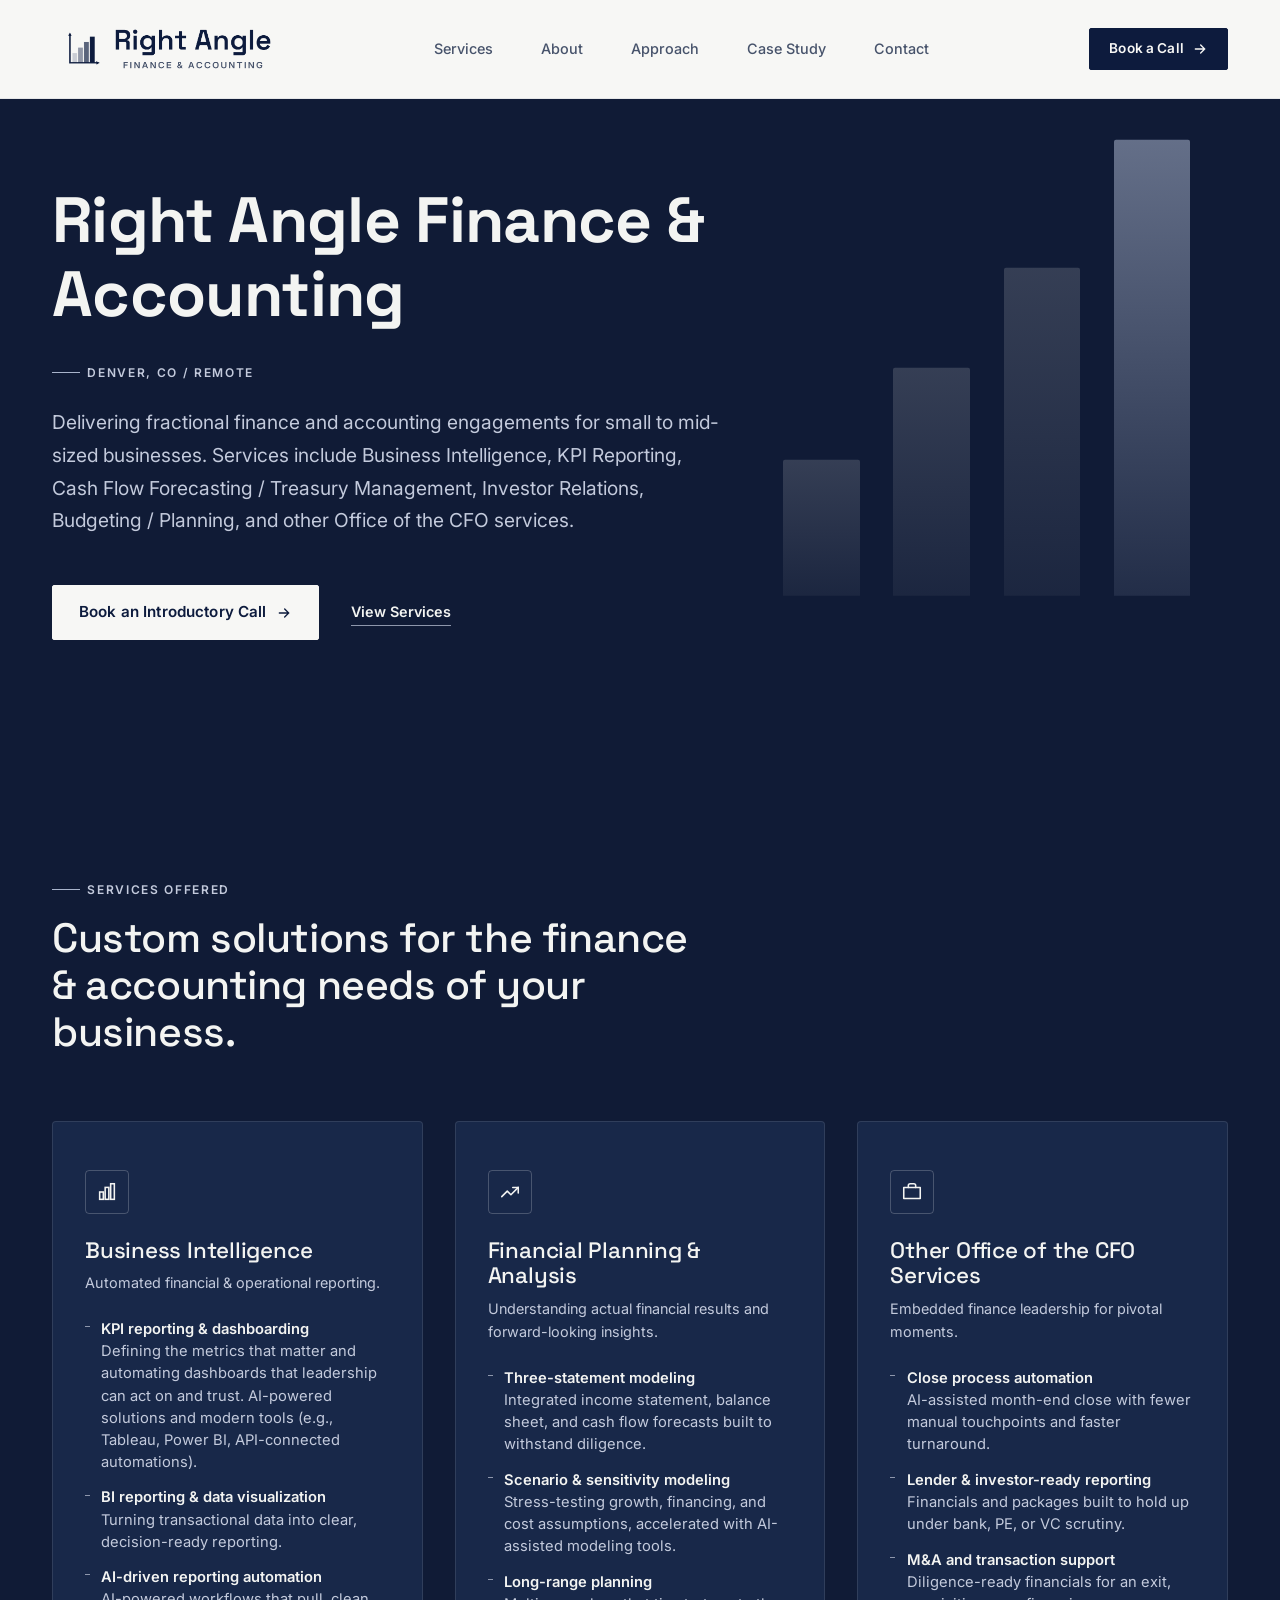
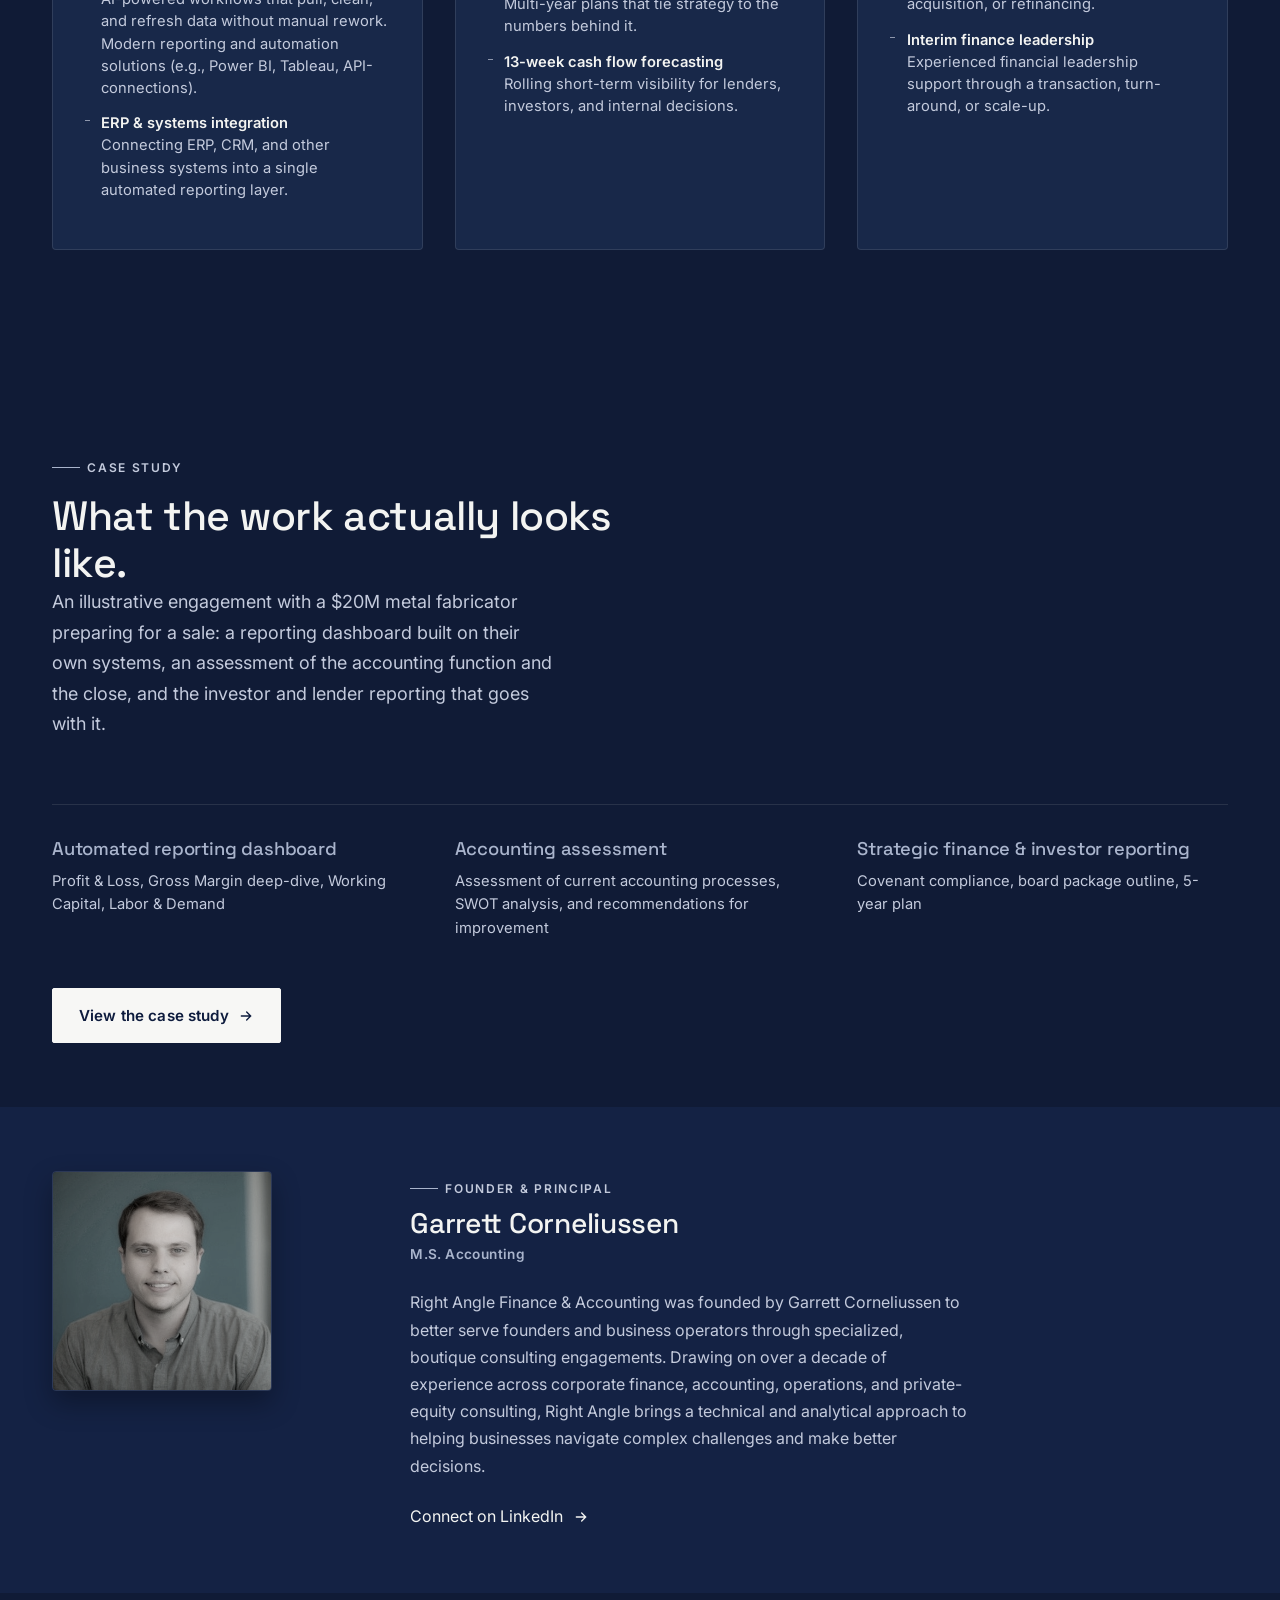
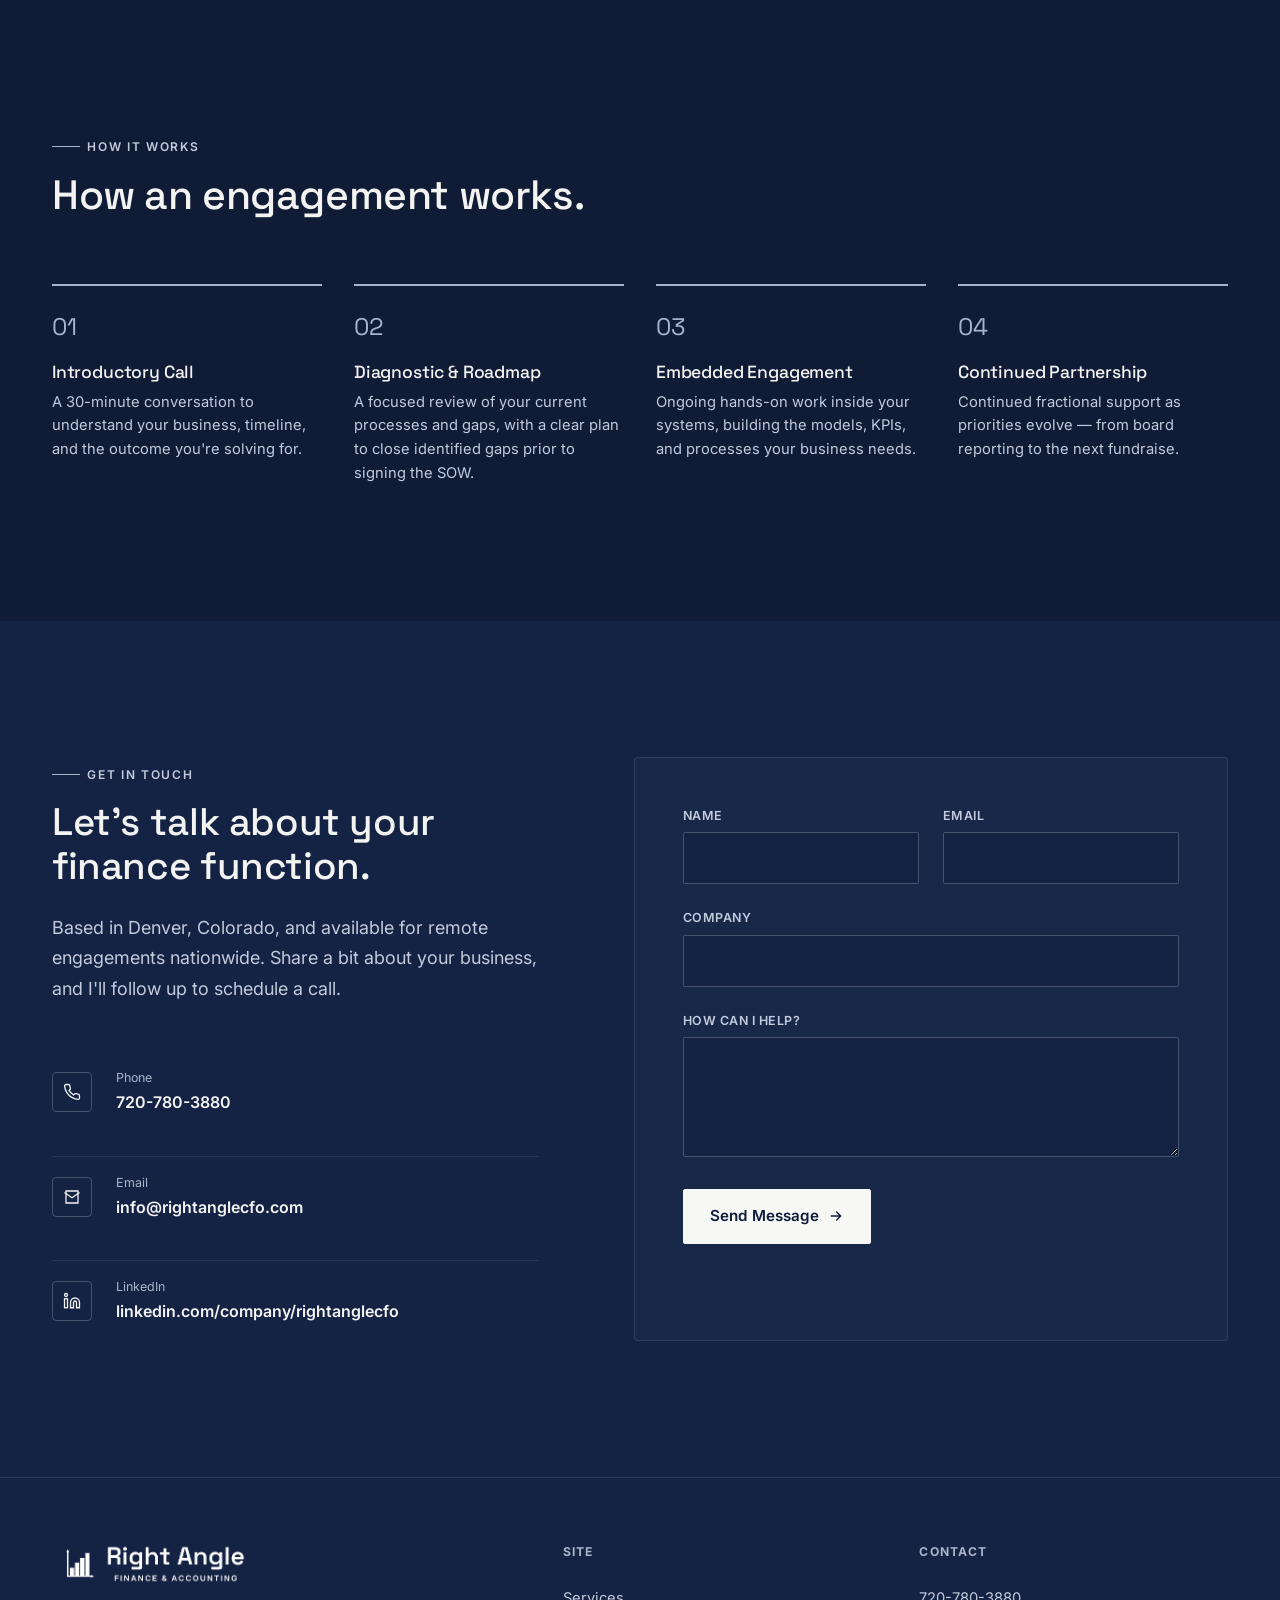
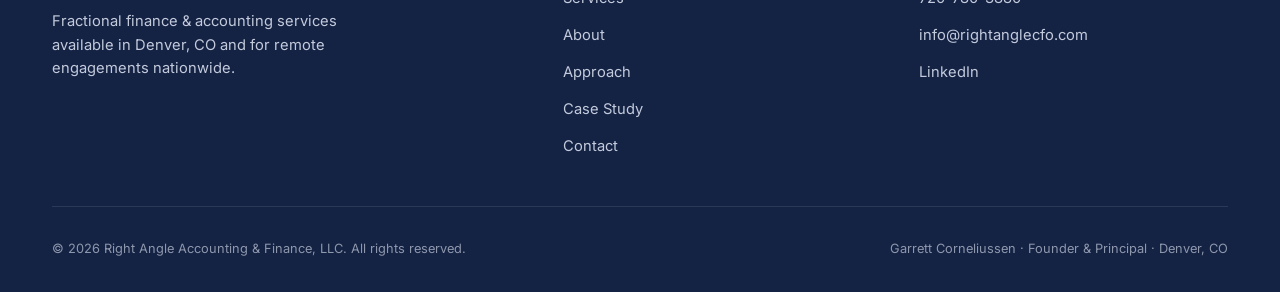
<file: index.html>
<!DOCTYPE html>
<html lang="en">
<head>
<meta charset="UTF-8">
<meta name="viewport" content="width=device-width, initial-scale=1.0">
<title>Fractional Finance &amp; Accounting in Denver, CO | Right Angle</title>
<meta name="description" content="Denver-based fractional finance and accounting services for small to mid-sized businesses — Business Intelligence, FP&amp;A, and Office of the CFO support. Remote engagements nationwide.">
<link rel="canonical" href="https://rightanglecfo.com/">

<meta property="og:type" content="website">
<meta property="og:site_name" content="Right Angle Finance & Accounting">
<meta property="og:title" content="Fractional Finance & Accounting in Denver, CO | Right Angle">
<meta property="og:description" content="Denver-based fractional finance and accounting services for small to mid-sized businesses — Business Intelligence, FP&A, and Office of the CFO support. Remote engagements nationwide.">
<meta property="og:url" content="https://rightanglecfo.com/">
<meta property="og:image" content="https://rightanglecfo.com/images/og-image.png">
<meta property="og:image:width" content="1200">
<meta property="og:image:height" content="630">

<meta name="twitter:card" content="summary_large_image">
<meta name="twitter:title" content="Fractional Finance & Accounting in Denver, CO | Right Angle">
<meta name="twitter:description" content="Denver-based fractional finance and accounting services for small to mid-sized businesses — Business Intelligence, FP&A, and Office of the CFO support. Remote engagements nationwide.">
<meta name="twitter:image" content="https://rightanglecfo.com/images/og-image.png">

<link rel="icon" type="image/x-icon" href="/favicon.ico">
<link rel="icon" type="image/png" sizes="32x32" href="images/favicon-32x32.png">
<link rel="icon" type="image/png" sizes="16x16" href="images/favicon-16x16.png">
<link rel="icon" type="image/png" sizes="192x192" href="images/icon-192.png">
<link rel="icon" type="image/png" sizes="512x512" href="images/icon-512.png">
<link rel="apple-touch-icon" sizes="180x180" href="images/apple-touch-icon.png">
<link rel="preconnect" href="https://fonts.googleapis.com">
<link rel="preconnect" href="https://fonts.gstatic.com" crossorigin>
<link href="https://fonts.googleapis.com/css2?family=Space+Grotesk:wght@400;500;600;700&family=Inter:wght@400;500;600;700&display=swap" rel="stylesheet">
<link rel="stylesheet" href="css/style.css">
<script type="application/ld+json">
{
  "@context": "https://schema.org",
  "@type": "ProfessionalService",
  "name": "Right Angle Finance & Accounting",
  "alternateName": "Right Angle Accounting & Finance, LLC",
  "image": "https://rightanglecfo.com/images/og-image.png",
  "url": "https://rightanglecfo.com/",
  "telephone": "+1-720-780-3880",
  "email": "info@rightanglecfo.com",
  "description": "Fractional finance and accounting services for small to mid-sized businesses, including Business Intelligence, Financial Planning & Analysis, and Office of the CFO support.",
  "address": {
    "@type": "PostalAddress",
    "addressLocality": "Denver",
    "addressRegion": "CO",
    "addressCountry": "US"
  },
  "areaServed": [
    { "@type": "City", "name": "Denver" },
    { "@type": "Country", "name": "United States" }
  ],
  "founder": {
    "@type": "Person",
    "name": "Garrett Corneliussen"
  },
  "sameAs": [
    "https://www.linkedin.com/company/rightanglecfo"
  ]
}
</script>
</head>
<body>

<!-- ============================================================
     HEADER
     ============================================================ -->
<header class="site-header" id="siteHeader">
  <div class="container">
    <a href="#top" class="brand" aria-label="Right Angle Finance & Accounting — home">
      <img src="images/logo-horizontal-transparent.png" alt="Right Angle Finance & Accounting">
    </a>

    <nav class="nav-links" aria-label="Primary">
      <a href="#services">Services</a>
      <a href="#about">About</a>
      <a href="#process">Approach</a>
      <a href="#case-study">Case Study</a>
      <a href="#contact">Contact</a>
    </nav>

    <div class="nav-cta">
      <a href="#contact" class="btn btn-primary">
        Book a Call
        <svg viewBox="0 0 24 24" fill="none" stroke="currentColor" stroke-width="2" stroke-linecap="round"><path d="M5 12h14M13 6l6 6-6 6"/></svg>
      </a>
    </div>

    <button class="nav-toggle" id="navToggle" aria-label="Toggle menu" aria-expanded="false">
      <span></span><span></span><span></span>
    </button>
  </div>
</header>

<div class="mobile-menu" id="mobileMenu">
  <a href="#services">Services</a>
  <a href="#about">About</a>
  <a href="#process">Approach</a>
  <a href="#case-study">Case Study</a>
  <a href="#contact">Contact</a>
  <a href="#contact" class="btn btn-primary">Book a Call</a>
</div>

<main id="top">

  <!-- ============================================================
       HERO
       ============================================================ -->
  <section class="hero">
    <div class="hero-watermark" aria-hidden="true">
      <div class="bar"></div>
      <div class="bar"></div>
      <div class="bar"></div>
      <div class="bar"></div>
    </div>
    <div class="container">
      <div class="hero-copy">
        <h1>Right Angle Finance &amp; Accounting</h1>
        <span class="eyebrow">Denver, CO / Remote</span>
        <p class="lede">Delivering fractional finance and accounting engagements for small to mid-sized businesses. Services include Business Intelligence, KPI Reporting, Cash Flow Forecasting / Treasury Management, Investor Relations, Budgeting / Planning, and other Office of the CFO services.</p>
        <div class="hero-actions">
          <a href="#contact" class="btn btn-primary">
            Book an Introductory Call
            <svg viewBox="0 0 24 24" fill="none" stroke="currentColor" stroke-width="2" stroke-linecap="round"><path d="M5 12h14M13 6l6 6-6 6"/></svg>
          </a>
          <a href="#services" class="link-inline">View Services</a>
        </div>
      </div>
    </div>
  </section>

  <!-- ============================================================
       SERVICES
       ============================================================ -->
  <section class="section" id="services">
    <div class="container">
      <div class="services-intro section-head" data-reveal>
        <span class="eyebrow">Services Offered</span>
        <h2>Custom solutions for the finance &amp; accounting needs of your business.</h2>
      </div>

      <div class="services-grid">
        <article class="service-card" data-reveal>
          <div class="service-icon">
            <svg viewBox="0 0 24 24" fill="none" stroke="currentColor" stroke-width="1.7" stroke-linecap="round"><rect x="4" y="12" width="4" height="8"/><rect x="10" y="7" width="4" height="13"/><rect x="16" y="3" width="4" height="17"/></svg>
          </div>
          <h3>Business Intelligence</h3>
          <p class="service-tagline">Automated financial &amp; operational reporting.</p>
          <ul>
            <li><strong>KPI reporting &amp; dashboarding</strong>Defining the metrics that matter and automating dashboards that leadership can act on and trust. AI-powered solutions and modern tools (e.g., Tableau, Power BI, API-connected automations).</li>
            <li><strong>BI reporting &amp; data visualization</strong>Turning transactional data into clear, decision-ready reporting.</li>
            <li><strong>AI-driven reporting automation</strong>AI-powered workflows that pull, clean, and refresh data without manual rework. Modern reporting and automation solutions (e.g., Power BI, Tableau, API-connections).</li>
            <li><strong>ERP &amp; systems integration</strong>Connecting ERP, CRM, and other business systems into a single automated reporting layer.</li>
          </ul>
        </article>

        <article class="service-card" data-reveal>
          <div class="service-icon">
            <svg viewBox="0 0 24 24" fill="none" stroke="currentColor" stroke-width="1.7" stroke-linecap="round" stroke-linejoin="round"><path d="M3 17l6-6 4 4 8-8"/><path d="M15 7h6v6"/></svg>
          </div>
          <h3>Financial Planning &amp; Analysis</h3>
          <p class="service-tagline">Understanding actual financial results and forward-looking insights.</p>
          <ul>
            <li><strong>Three-statement modeling</strong>Integrated income statement, balance sheet, and cash flow forecasts built to withstand diligence.</li>
            <li><strong>Scenario &amp; sensitivity modeling</strong>Stress-testing growth, financing, and cost assumptions, accelerated with AI-assisted modeling tools.</li>
            <li><strong>Long-range planning</strong>Multi-year plans that tie strategy to the numbers behind it.</li>
            <li><strong>13-week cash flow forecasting</strong>Rolling short-term visibility for lenders, investors, and internal decisions.</li>
          </ul>
        </article>

        <article class="service-card" data-reveal>
          <div class="service-icon">
            <svg viewBox="0 0 24 24" fill="none" stroke="currentColor" stroke-width="1.7" stroke-linecap="round" stroke-linejoin="round"><path d="M3 7h18v12H3z"/><path d="M8 7V5a2 2 0 012-2h4a2 2 0 012 2v2"/></svg>
          </div>
          <h3>Other Office of the CFO Services</h3>
          <p class="service-tagline">Embedded finance leadership for pivotal moments.</p>
          <ul>
            <li><strong>Close process automation</strong>AI-assisted month-end close with fewer manual touchpoints and faster turnaround.</li>
            <li><strong>Lender &amp; investor-ready reporting</strong>Financials and packages built to hold up under bank, PE, or VC scrutiny.</li>
            <li><strong>M&amp;A and transaction support</strong>Diligence-ready financials for an exit, acquisition, or refinancing.</li>
            <li><strong>Interim finance leadership</strong>Experienced financial leadership support through a transaction, turn-around, or scale-up.</li>
          </ul>
        </article>
      </div>
    </div>
  </section>

  <!-- ============================================================
       CASE STUDY
       ============================================================ -->
  <section class="section section--tight" id="case-study">
    <div class="container">
      <div class="section-head" data-reveal>
        <span class="eyebrow">Case Study</span>
        <h2>What the work actually looks like.</h2>
        <p class="lede">An illustrative engagement with a $20M metal fabricator preparing for a sale: a reporting dashboard built on their own systems, an assessment of the accounting function and the close, and the investor and lender reporting that goes with it.</p>
      </div>

      <div class="cs-stats" data-reveal>
        <div class="cs-stat">
          <span class="cs-num">Automated reporting dashboard</span>
          <span class="cs-lab">Profit &amp; Loss, Gross Margin deep-dive, Working Capital, Labor &amp; Demand</span>
        </div>
        <div class="cs-stat">
          <span class="cs-num">Accounting assessment</span>
          <span class="cs-lab">Assessment of current accounting processes, SWOT analysis, and recommendations for improvement</span>
        </div>
        <div class="cs-stat">
          <span class="cs-num">Strategic finance &amp; investor reporting</span>
          <span class="cs-lab">Covenant compliance, board package outline, 5-year plan</span>
        </div>
      </div>

      <div class="cs-actions" data-reveal>
        <a href="/case-study" class="btn btn-primary">
          View the case study
          <svg viewBox="0 0 24 24" fill="none" stroke="currentColor" stroke-width="2" stroke-linecap="round"><path d="M5 12h14M13 6l6 6-6 6"/></svg>
        </a>
      </div>
    </div>
  </section>

  <!-- ============================================================
       ABOUT US
       ============================================================ -->
  <section class="section section--tight section--alt" id="about">
    <div class="container about-grid">
      <div class="about-photo" data-reveal>
        <img src="images/headshot.jpg" alt="Garrett Corneliussen, Founder and Principal of Right Angle Finance &amp; Accounting">
      </div>
      <div class="about-copy" data-reveal>
        <span class="eyebrow">Founder &amp; Principal</span>
        <h2>Garrett Corneliussen</h2>
        <span class="credential">M.S. Accounting</span>
        <p class="lede">Right Angle Finance &amp; Accounting was founded by Garrett Corneliussen to better serve founders and business operators through specialized, boutique consulting engagements. Drawing on over a decade of experience across corporate finance, accounting, operations, and private-equity consulting, Right Angle brings a technical and analytical approach to helping businesses navigate complex challenges and make better decisions.</p>
        <a href="https://www.linkedin.com/in/garrettcorneliussen/" target="_blank" rel="noopener" class="link-inline about-linkedin">
          Connect on LinkedIn
          <svg viewBox="0 0 24 24" fill="none" stroke="currentColor" stroke-width="2" stroke-linecap="round"><path d="M5 12h14M13 6l6 6-6 6"/></svg>
        </a>
      </div>
    </div>
  </section>

  <!-- ============================================================
       PROCESS
       ============================================================ -->
  <section class="section" id="process">
    <div class="container">
      <div class="section-head" data-reveal>
        <span class="eyebrow">How It Works</span>
        <h2>How an engagement works.</h2>
      </div>

      <div class="process-list">
        <div class="process-item" data-reveal>
          <span class="step-num">01</span>
          <h4>Introductory Call</h4>
          <p>A 30-minute conversation to understand your business, timeline, and the outcome you're solving for.</p>
        </div>
        <div class="process-item" data-reveal>
          <span class="step-num">02</span>
          <h4>Diagnostic &amp; Roadmap</h4>
          <p>A focused review of your current processes and gaps, with a clear plan to close identified gaps prior to signing the SOW.</p>
        </div>
        <div class="process-item" data-reveal>
          <span class="step-num">03</span>
          <h4>Embedded Engagement</h4>
          <p>Ongoing hands-on work inside your systems, building the models, KPIs, and processes your business needs.</p>
        </div>
        <div class="process-item" data-reveal>
          <span class="step-num">04</span>
          <h4>Continued Partnership</h4>
          <p>Continued fractional support as priorities evolve — from board reporting to the next fundraise.</p>
        </div>
      </div>
    </div>
  </section>

  <!-- ============================================================
       CONTACT
       ============================================================ -->
  <section class="section section--alt" id="contact">
    <div class="container contact-wrap">
      <div class="contact-info" data-reveal>
        <span class="eyebrow">Get In Touch</span>
        <h2>Let's talk about your finance function.</h2>
        <p class="lede">Based in Denver, Colorado, and available for remote engagements nationwide. Share a bit about your business, and I'll follow up to schedule a call.</p>

        <div class="contact-channels">
          <div class="contact-channel">
            <span class="ic"><svg viewBox="0 0 24 24" fill="none" stroke="currentColor" stroke-width="1.7"><path d="M22 16.92v3a2 2 0 01-2.18 2 19.79 19.79 0 01-8.63-3.07 19.5 19.5 0 01-6-6 19.79 19.79 0 01-3.07-8.67A2 2 0 014.11 2h3a2 2 0 012 1.72c.127.96.361 1.903.7 2.81a2 2 0 01-.45 2.11L8.09 9.91a16 16 0 006 6l1.27-1.27a2 2 0 012.11-.45c.907.339 1.85.573 2.81.7A2 2 0 0122 16.92z"/></svg></span>
            <span>
              <span class="chan-label">Phone</span>
              <a href="tel:+17207803880">720-780-3880</a>
            </span>
          </div>
          <div class="contact-channel">
            <span class="ic"><svg viewBox="0 0 24 24" fill="none" stroke="currentColor" stroke-width="1.7"><path d="M4 4h16v16H4z"/><path d="M22 6l-10 7L2 6"/></svg></span>
            <span>
              <span class="chan-label">Email</span>
              <a href="mailto:info@rightanglecfo.com">info@rightanglecfo.com</a>
            </span>
          </div>
          <div class="contact-channel">
            <span class="ic"><svg viewBox="0 0 24 24" fill="none" stroke="currentColor" stroke-width="1.7"><path d="M16 8a6 6 0 016 6v7h-4v-7a2 2 0 00-2-2 2 2 0 00-2 2v7h-4v-7a6 6 0 016-6z"/><rect x="2" y="9" width="4" height="12"/><circle cx="4" cy="4" r="2"/></svg></span>
            <span>
              <span class="chan-label">LinkedIn</span>
              <a href="https://www.linkedin.com/company/rightanglecfo" target="_blank" rel="noopener" id="linkedinLink">linkedin.com/company/rightanglecfo</a>
            </span>
          </div>
        </div>
      </div>

      <form class="contact-form" id="contactForm" data-reveal novalidate>
        <div class="form-row">
          <div class="field">
            <label for="name">Name</label>
            <input type="text" id="name" name="name" autocomplete="name" required>
            <span class="err-msg">Please enter your name.</span>
          </div>
          <div class="field">
            <label for="email">Email</label>
            <input type="email" id="email" name="email" autocomplete="email" required>
            <span class="err-msg">Please enter a valid email.</span>
          </div>
        </div>
        <div class="field">
          <label for="company">Company</label>
          <input type="text" id="company" name="company" autocomplete="organization">
        </div>
        <div class="field">
          <label for="message">How can I help?</label>
          <textarea id="message" name="message" required></textarea>
          <span class="err-msg">Please add a short message.</span>
        </div>
        <div class="form-submit">
          <button type="submit" class="btn btn-primary">
            Send Message
            <svg viewBox="0 0 24 24" fill="none" stroke="currentColor" stroke-width="2" stroke-linecap="round"><path d="M5 12h14M13 6l6 6-6 6"/></svg>
          </button>
          <span class="form-status" id="formStatus"></span>
        </div>
      </form>
    </div>
  </section>

</main>

<!-- ============================================================
     FOOTER
     ============================================================ -->
<footer class="site-footer">
  <div class="container">
    <div class="footer-top">
      <div class="footer-brand">
        <img src="images/logo-horizontal-transparent.png" alt="Right Angle Finance & Accounting">
        <p>Fractional finance &amp; accounting services available in Denver, CO and for remote engagements nationwide.</p>
      </div>
      <div class="footer-col">
        <h5>Site</h5>
        <ul>
          <li><a href="#services">Services</a></li>
          <li><a href="#about">About</a></li>
          <li><a href="#process">Approach</a></li>
          <li><a href="#case-study">Case Study</a></li>
          <li><a href="#contact">Contact</a></li>
        </ul>
      </div>
      <div class="footer-col">
        <h5>Contact</h5>
        <ul>
          <li><a href="tel:+17207803880">720-780-3880</a></li>
          <li><a href="mailto:info@rightanglecfo.com">info@rightanglecfo.com</a></li>
          <li><a href="https://www.linkedin.com/company/rightanglecfo" target="_blank" rel="noopener" id="linkedinLinkFooter">LinkedIn</a></li>
        </ul>
      </div>
    </div>
    <div class="footer-bottom">
      <span>&copy; <span id="year"></span> Right Angle Accounting &amp; Finance, LLC. All rights reserved.</span>
      <span class="tag">Garrett Corneliussen &middot; Founder &amp; Principal &middot; Denver, CO</span>
    </div>
  </div>
</footer>

<script src="js/main.js"></script>
</body>
</html>
</file>
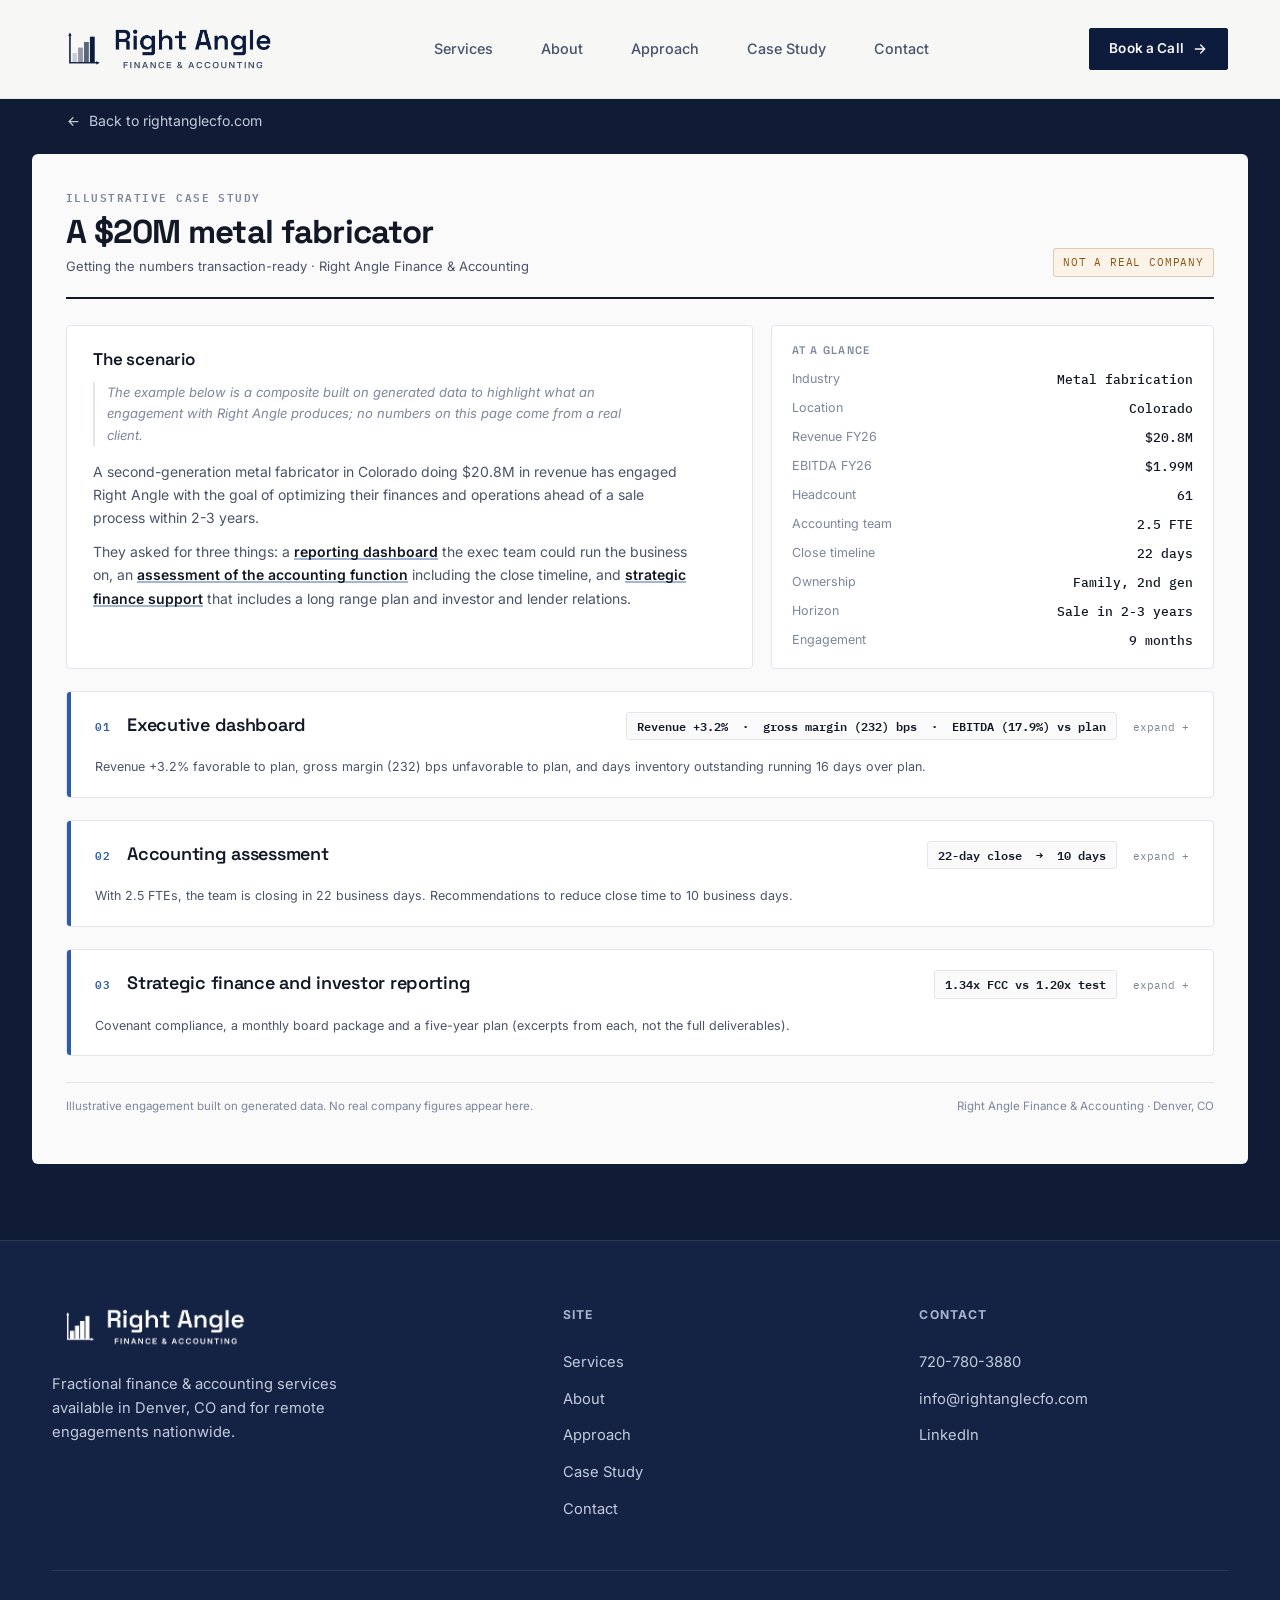
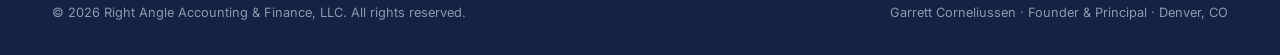
<file: case-study.html>
<!DOCTYPE html>
<html lang="en">
<head>
<meta charset="UTF-8">
<meta name="viewport" content="width=device-width, initial-scale=1.0">
<title>Case Study: Reporting for a $20M Manufacturer | Right Angle</title>
<meta name="description" content="An illustrative fractional CFO engagement: an executive reporting dashboard, an assessment of the accounting function and close, and investor and lender reporting for a $20M metal fabricator preparing for a sale.">
<link rel="canonical" href="https://rightanglecfo.com/case-study">

<meta property="og:type" content="article">
<meta property="og:site_name" content="Right Angle Finance &amp; Accounting">
<meta property="og:title" content="Case Study: Reporting for a $20M Manufacturer | Right Angle">
<meta property="og:description" content="An illustrative fractional CFO engagement: an executive reporting dashboard, an assessment of the accounting function and close, and investor and lender reporting for a $20M metal fabricator preparing for a sale.">
<meta property="og:url" content="https://rightanglecfo.com/case-study">
<meta property="og:image" content="https://rightanglecfo.com/images/og-image.png">
<meta property="og:image:width" content="1200">
<meta property="og:image:height" content="630">
<meta name="twitter:card" content="summary_large_image">
<meta name="twitter:title" content="Case Study: Reporting for a $20M Manufacturer | Right Angle">
<meta name="twitter:description" content="An illustrative fractional CFO engagement: an executive reporting dashboard, an assessment of the accounting function and close, and investor and lender reporting for a $20M metal fabricator preparing for a sale.">
<meta name="twitter:image" content="https://rightanglecfo.com/images/og-image.png">

<link rel="icon" type="image/x-icon" href="/favicon.ico">
<link rel="icon" type="image/png" sizes="32x32" href="images/favicon-32x32.png">
<link rel="icon" type="image/png" sizes="16x16" href="images/favicon-16x16.png">
<link rel="apple-touch-icon" sizes="180x180" href="images/apple-touch-icon.png">
<link rel="preconnect" href="https://fonts.googleapis.com">
<link rel="preconnect" href="https://fonts.gstatic.com" crossorigin>
<link href="https://fonts.googleapis.com/css2?family=Space+Grotesk:wght@400;500;600;700&family=Inter:wght@400;500;600;700&family=IBM+Plex+Mono:wght@400;500;600&display=swap" rel="stylesheet">
<link rel="stylesheet" href="css/style.css">
<style>
.cs-scope{
  --accent:#2D5BA8;
  --accent-2:#C9761A;
  --surface:#FAFAFB;
  --panel:#FFFFFF;
  --ink:#121826;
  --ink-2:#4A5468;
  --ink-3:#7C869B;
  --hair:#E2E5EC;
  --grid:#EDEFF4;
  --warn-bg:#FBF3E8;
  --warn-ink:#8A5312;
  --good:#2F7A52;
  --good-bg:#EDF6F0;
  --accent-bg:#EDF2FA;
  --s1:#1F4E9C; --s2:#2F8D6A; --s3:#C9761A; --s4:#9C3F74;
  --navyband:#1F3251;
  --font-display:'Space Grotesk',system-ui,-apple-system,'Segoe UI',sans-serif;
  --font-body:'Inter',system-ui,-apple-system,'Segoe UI',sans-serif;
  --font-mono:'IBM Plex Mono',ui-monospace,'SF Mono',Menlo,monospace;
}
.cs-scope, .cs-scope *{box-sizing:border-box}
.cs-scope{background:var(--surface);color:var(--ink);font-family:var(--font-body);margin:0;
  padding-block:0 52px;padding-left:20px;padding-right:20px;-webkit-font-smoothing:antialiased}
.cs-scope .wrap{max-width:1180px;margin:0 auto}
.cs-scope .mast{display:flex;flex-wrap:wrap;gap:16px;align-items:flex-end;justify-content:space-between;
  padding-block:30px 20px;border-bottom:2px solid var(--ink)}
.cs-scope .mast .eyebrow{font-family:var(--font-mono);font-size:10.5px;letter-spacing:.14em;
  text-transform:uppercase;color:var(--ink-3);margin-bottom:8px}
.cs-scope .mast h1{font-family:var(--font-display);font-weight:700;font-size:clamp(24px,3.6vw,33px);
  letter-spacing:-.022em;margin:0;line-height:1.1}
.cs-scope .mast .sub{font-size:13px;color:var(--ink-2);margin-top:6px}
.cs-scope .badge{font-family:var(--font-mono);font-size:10.5px;letter-spacing:.08em;text-transform:uppercase;
  color:var(--warn-ink);background:var(--warn-bg);
  border:1px solid color-mix(in srgb,var(--warn-ink) 25%,transparent);
  padding:5px 9px;border-radius:3px;white-space:nowrap}
.cs-scope .brief{margin-top:26px;display:grid;grid-template-columns:1.55fr 1fr;gap:18px}
.cs-scope .brief .body{background:var(--panel);border:1px solid var(--hair);border-radius:4px;padding:24px 26px}
.cs-scope .brief h2{font-family:var(--font-display);font-weight:600;font-size:17px;margin:0 0 12px;letter-spacing:-.01em}
.cs-scope .brief p{margin:0 0 11px;font-size:14px;line-height:1.65;color:var(--ink-2);max-width:66ch}
.cs-scope .brief p:last-child{margin-bottom:0}
.cs-scope .brief p.disc{font-style:italic;font-size:13px;color:var(--ink-3);
  border-left:2px solid var(--hair);padding-left:12px;margin-bottom:14px}
.cs-scope .brief b{color:var(--ink);font-weight:600}
.cs-scope .jump{color:var(--ink);font-weight:600;text-decoration:none;
  box-shadow:inset 0 -2px 0 color-mix(in srgb,var(--accent) 45%,transparent);
  transition:box-shadow .12s}
.cs-scope .jump:hover{box-shadow:inset 0 -2px 0 var(--accent)}
.cs-scope .jump:focus-visible{outline:2px solid var(--accent);outline-offset:2px;border-radius:2px}
.cs-scope .facts{background:var(--panel);border:1px solid var(--hair);border-radius:4px;padding:18px 20px;
  align-self:start}
.cs-scope .facts h3{font-family:var(--font-display);font-size:11px;letter-spacing:.11em;text-transform:uppercase;
  color:var(--ink-3);margin:0 0 12px;font-weight:600}
.cs-scope .facts dl{margin:0;display:grid;grid-template-columns:auto 1fr;gap:9px 14px;font-size:12.5px}
.cs-scope .facts dt{color:var(--ink-3)}
.cs-scope .facts dd{margin:0;text-align:right;font-family:var(--font-mono);color:var(--ink);
  font-variant-numeric:tabular-nums;font-weight:500}
.cs-scope details.stage{margin-top:22px;background:var(--panel);border:1px solid var(--hair);border-radius:4px;
  overflow:hidden}
.cs-scope details.stage > summary{list-style:none;cursor:pointer;padding:20px 24px;display:flex;gap:16px;
  align-items:baseline;flex-wrap:wrap;border-left:4px solid var(--accent)}
.cs-scope details.stage > summary::-webkit-details-marker{display:none}
.cs-scope details.stage > summary:hover{background:var(--grid)}
.cs-scope details.stage > summary:focus-visible{outline:2px solid var(--accent);outline-offset:-2px}
.cs-scope .stage .num{font-family:var(--font-mono);font-size:11px;font-weight:600;color:var(--accent);
  letter-spacing:.1em}
.cs-scope .stage .ttl{font-family:var(--font-display);font-weight:600;font-size:18px;letter-spacing:-.015em;
  margin:0;flex:1;min-width:200px}
.cs-scope .stage .teaser{font-size:12.5px;color:var(--ink-2);flex-basis:100%;margin-top:2px;line-height:1.5}
.cs-scope .stage .kpi{font-family:var(--font-mono);font-size:11.5px;color:var(--ink);font-weight:600;
  font-variant-numeric:tabular-nums;background:var(--surface);border:1px solid var(--hair);
  padding:4px 10px;border-radius:3px;white-space:nowrap;min-width:0}
@media (max-width:620px){.cs-scope .stage .kpi{white-space:normal;line-height:1.5}}
.cs-scope .stage .chev{font-family:var(--font-mono);font-size:11px;color:var(--ink-3)}
.cs-scope details.stage[open] > summary .chev::after{content:"collapse −"}
.cs-scope details.stage:not([open]) > summary .chev::after{content:"expand +"}
.cs-scope .stage .inner{padding:0 24px 24px;border-top:1px solid var(--hair)}
.cs-scope .stage .inner > .sect:first-child{margin-top:20px}
.cs-scope .sect{display:flex;align-items:center;gap:12px;margin:26px 0 14px}
.cs-scope .sect h3{font-family:var(--font-display);font-weight:600;font-size:12.5px;letter-spacing:.1em;
  text-transform:uppercase;color:var(--ink-2);margin:0;white-space:nowrap}
.cs-scope .sect::after{content:"";flex:1;height:1px;background:var(--hair)}
.cs-scope .thesis{margin-top:20px;padding:18px 22px;background:var(--surface);
  border:1px solid var(--hair);border-left:4px solid var(--accent-2);border-radius:4px}
.cs-scope .thesis h4{font-family:var(--font-display);font-weight:600;font-size:clamp(15px,1.9vw,18px);
  margin:0;line-height:1.45;letter-spacing:-.01em;text-wrap:balance}
.cs-scope .tiles{display:grid;grid-template-columns:repeat(6,1fr);gap:1px;background:var(--hair);
  border:1px solid var(--hair);border-radius:4px;overflow:hidden;margin-top:16px}
.cs-scope .tile{background:var(--panel);padding:15px 16px 16px;min-width:0}
.cs-scope .tile .k{font-size:10px;letter-spacing:.08em;text-transform:uppercase;color:var(--ink-3);font-weight:600}
.cs-scope .tile .v{font-family:var(--font-mono);font-weight:600;font-size:clamp(17px,2vw,22px);
  margin-top:7px;letter-spacing:-.025em;font-variant-numeric:tabular-nums}
.cs-scope .tile .d{font-size:11px;color:var(--accent-2);font-weight:500;margin-top:4px;line-height:1.4}
.cs-scope .grid{display:grid;grid-template-columns:1fr 1fr;gap:16px}
.cs-scope .grid3{display:grid;grid-template-columns:repeat(3,1fr);gap:16px}
.cs-scope .card{background:var(--panel);border:1px solid var(--hair);border-radius:4px;
  padding:18px 18px 14px;min-width:0}
.cs-scope .card.wide{grid-column:1 / -1}
.cs-scope .card .hd{display:flex;gap:12px;align-items:flex-start;justify-content:space-between;flex-wrap:wrap}
.cs-scope .card h4{font-family:var(--font-display);font-weight:600;font-size:15px;margin:0;
  letter-spacing:-.01em;line-height:1.35;text-wrap:balance}
.cs-scope .card .note{font-size:12px;color:var(--ink-2);margin:5px 0 12px;line-height:1.5;
  font-variant-numeric:tabular-nums}
.cs-scope .legend{display:flex;gap:14px;margin:0 0 10px;font-size:11.5px;color:var(--ink-2);flex-wrap:wrap}
.cs-scope .legend span{display:flex;align-items:center;gap:6px;white-space:nowrap}
.cs-scope .swatch{width:10px;height:10px;border-radius:2px;display:inline-block}
.cs-scope .legend svg{width:20px;height:8px;flex:none;overflow:visible}
.cs-scope .seg{display:flex;border:1px solid var(--hair);border-radius:3px;overflow:hidden;flex:none}
.cs-scope .seg button{font-family:var(--font-mono);font-size:10.5px;letter-spacing:.04em;
  border:0;background:var(--panel);color:var(--ink-3);padding:5px 9px;cursor:pointer;
  border-left:1px solid var(--hair)}
.cs-scope .seg button:first-child{border-left:0}
.cs-scope .seg button[aria-pressed="true"]{background:var(--accent);color:#fff}
.cs-scope .seg button:focus-visible{outline:2px solid var(--accent);outline-offset:-2px}
.cs-scope svg{display:block;width:100%;height:auto;overflow:visible}
.cs-scope .ax{font-family:var(--font-body);font-size:10.5px;fill:var(--ink-3)}
.cs-scope .vl{font-family:var(--font-mono);font-size:10.5px;fill:var(--ink-2);font-variant-numeric:tabular-nums}
.cs-scope .vl.em{fill:var(--ink);font-weight:600}
.cs-scope .gl{stroke:var(--grid);stroke-width:1}
.cs-scope .mark{transition:opacity .12s}
.cs-scope .chart:hover .mark{opacity:.45}
.cs-scope .chart .mark:hover{opacity:1}
.cs-scope .swot{display:grid;grid-template-columns:1fr 1fr;gap:14px}
.cs-scope .q{border:1px solid var(--hair);border-radius:4px;padding:16px 18px;background:var(--surface)}
.cs-scope .q h5{font-family:var(--font-display);font-size:12px;letter-spacing:.1em;text-transform:uppercase;
  margin:0 0 10px;font-weight:600;display:flex;align-items:center;gap:8px}
.cs-scope .q h5::before{content:"";width:9px;height:9px;border-radius:2px;background:currentColor;flex:none}
.cs-scope .q.s h5{color:var(--s2)}
.cs-scope .q.w h5{color:var(--accent-2)}
.cs-scope .q.o h5{color:var(--s1)}
.cs-scope .q.t h5{color:var(--s4)}
.cs-scope .q ul{margin:0;padding-left:16px}
.cs-scope .q li{font-size:12.5px;line-height:1.55;color:var(--ink-2);margin-bottom:7px}
.cs-scope .q li:last-child{margin-bottom:0}
.cs-scope .q b{color:var(--ink);font-weight:600}
.cs-scope .cap{font-weight:700;font-size:12.5px;padding-bottom:6px}
.cs-scope .model{display:grid;width:max-content;
  grid-template-columns:auto repeat(3,minmax(74px,max-content)) 22px repeat(2,minmax(74px,max-content));
  font-size:12.5px;color:var(--ink);align-items:baseline}
.cs-scope .model > div{padding:3px 0}
.cs-scope .model .lb{text-align:left;padding-right:34px}
.cs-scope .model .c{text-align:right;padding-left:24px;font-variant-numeric:tabular-nums}
.cs-scope .model .gap{padding:0}
.cs-scope .model i{font-style:normal;float:left;color:var(--ink-2)}
.cs-scope .model .hd{background:var(--navyband);color:#fff;font-weight:700;padding-top:5px;padding-bottom:5px}
.cs-scope .model .lb.hd{padding-right:34px;background:none}
.cs-scope .model .sub{font-weight:700;border-top:1px solid var(--ink);padding-top:4px}
.cs-scope .model .lb.sub,.cs-scope .model .gap.sub{border-top:0}
.cs-scope .model .pc{font-style:italic;color:var(--ink-2);font-size:11.5px;padding-top:1px;padding-bottom:3px}
.cs-scope .model .sp{height:11px;padding:0}
.cs-scope table{width:100%;border-collapse:collapse;font-size:12.5px}
.cs-scope .tw{overflow-x:auto}
.cs-scope th{font-family:var(--font-body);font-size:10px;letter-spacing:.08em;text-transform:uppercase;
  color:var(--ink-3);font-weight:600;text-align:left;padding:0 12px 9px 0;border-bottom:1px solid var(--hair);
  white-space:nowrap}
.cs-scope th.n,.cs-scope td.n{text-align:right;font-family:var(--font-mono);font-variant-numeric:tabular-nums}
.cs-scope td{padding:10px 12px 10px 0;border-bottom:1px solid var(--grid);color:var(--ink-2);vertical-align:top}
.cs-scope td b{color:var(--ink);font-weight:600}
.cs-scope tr:last-child td{border-bottom:0}
.cs-scope .pill{font-family:var(--font-mono);font-size:10px;letter-spacing:.06em;text-transform:uppercase;
  padding:3px 7px;border-radius:3px;white-space:nowrap;font-weight:600}
.cs-scope .pill.pass{background:var(--good-bg);color:var(--good)}
.cs-scope .pill.watch{background:var(--warn-bg);color:var(--warn-ink)}
.cs-scope .days{font-family:var(--font-mono);color:var(--s2);font-weight:600}
.cs-scope .days.dn{color:var(--accent-2)}
.cs-scope .mono2{font-family:var(--font-mono);font-size:11.5px;color:var(--ink-2);white-space:nowrap}
.cs-scope .dg-t{font-family:var(--font-display);font-size:12.5px;font-weight:600;fill:var(--ink)}
.cs-scope .dg-f{font-family:var(--font-body);font-size:11px;fill:var(--ink-2)}
.cs-scope .dg-l{font-family:var(--font-mono);font-size:10.5px;font-weight:600;letter-spacing:.03em}
.cs-scope .muted{color:var(--ink-3)}
.cs-scope .cols{display:grid;grid-template-columns:1fr 1fr;gap:16px}
.cs-scope .block{border:1px solid var(--hair);border-radius:4px;padding:18px 20px;background:var(--surface)}
.cs-scope .block h4{font-family:var(--font-display);font-weight:600;font-size:14px;margin:0 0 4px;letter-spacing:-.01em}
.cs-scope .block .note{font-size:12px;color:var(--ink-2);margin:0 0 13px;line-height:1.5}
.cs-scope .block ul{margin:0;padding-left:16px}
.cs-scope .block li{font-size:12.5px;line-height:1.6;color:var(--ink-2);margin-bottom:6px}
.cs-scope .snip{font-family:var(--font-mono);font-size:11.5px;line-height:1.65;color:var(--ink-2);
  background:var(--panel);border:1px solid var(--hair);border-left:3px solid var(--accent);
  border-radius:3px;padding:13px 15px;margin-top:12px;white-space:pre-wrap}
.cs-scope .snip b{color:var(--ink);font-weight:600}
.cs-scope .find{margin-top:16px;background:var(--surface);border:1px solid var(--hair);border-radius:4px;padding:20px 22px}
.cs-scope .find h4{font-family:var(--font-display);font-weight:600;font-size:15px;margin:0 0 12px}
.cs-scope .find ol{margin:0;padding-left:0;list-style:none;counter-reset:f}
.cs-scope .find li{counter-increment:f;position:relative;padding-left:30px;margin-bottom:11px;
  font-size:13.5px;line-height:1.6;color:var(--ink-2)}
.cs-scope .find li::before{content:counter(f);position:absolute;left:0;top:1px;
  font-family:var(--font-mono);font-size:10.5px;font-weight:600;color:var(--accent);
  border:1px solid var(--accent);border-radius:50%;width:19px;height:19px;
  display:flex;align-items:center;justify-content:center}
.cs-scope .find b{color:var(--ink);font-weight:600}
.cs-scope .mono{font-family:var(--font-mono);font-variant-numeric:tabular-nums;color:var(--ink);font-weight:500}
.cs-scope footer{margin-top:26px;padding-top:14px;border-top:1px solid var(--hair);
  font-size:11.5px;color:var(--ink-3);display:flex;justify-content:space-between;gap:14px;flex-wrap:wrap}
.cs-scope #tip{position:fixed;pointer-events:none;opacity:0;transition:opacity .1s;z-index:10;
  background:var(--ink);color:var(--surface);font-family:var(--font-mono);font-size:11px;
  padding:7px 9px;border-radius:3px;white-space:pre;line-height:1.5}
@media (max-width:1040px){.cs-scope .tiles{grid-template-columns:repeat(3,1fr)}}
@media (max-width:900px){.cs-scope .brief{grid-template-columns:1fr}}
@media (max-width:1000px){.cs-scope .grid3{grid-template-columns:1fr 1fr}}
@media (max-width:860px){.cs-scope .grid,.cs-scope .grid3,.cs-scope .swot,.cs-scope .cols{grid-template-columns:1fr}
.cs-scope .card.wide{grid-column:auto}}
@media (max-width:520px){.cs-scope .tiles{grid-template-columns:repeat(2,1fr)}
.cs-scope .stage > summary{padding:16px 18px}
.cs-scope .stage .inner{padding:0 18px 20px}}
@media (prefers-reduced-motion:reduce){.cs-scope, .cs-scope *{transition:none!important}}
.cs-scope h1,.cs-scope h2,.cs-scope h3,.cs-scope h4,.cs-scope h5,.cs-scope h6{color:var(--ink)}
.cs-scope ul{list-style:disc}
.cs-scope .find ol{list-style:none}
.cs-scope details.stage > summary{list-style:none}
.cs-scope .eyebrow::before{display:none}
.cs-scope a{color:inherit}

.cs-scope{display:block;border-radius:6px;margin:0 auto;max-width:1240px;
  padding-left:clamp(16px,3vw,34px);padding-right:clamp(16px,3vw,34px);padding-bottom:48px}
/* the site header is position:fixed, so the page has to start below it */
.cs-page{background:var(--bg);
  padding:calc(var(--space-6) + 46px) clamp(12px,3vw,32px) clamp(40px,6vw,80px)}
.cs-backwrap{max-width:1240px;margin:0 auto clamp(12px,1.6vw,18px);
  padding-left:clamp(16px,3vw,34px)}
.cs-back{display:inline-flex;align-items:center;gap:8px;font-family:'Inter',sans-serif;
  font-size:.88rem;color:var(--text-secondary);text-decoration:none;
  transition:color var(--dur-fast) var(--ease)}
.cs-back:hover{color:var(--accent)}
.cs-back svg{width:15px;height:15px;flex:none}

</style>
</head>
<body>

<header class="site-header" id="siteHeader">
  <div class="container">
    <a href="/" class="brand" aria-label="Right Angle Finance &amp; Accounting — home">
      <img src="images/logo-horizontal-transparent.png" alt="Right Angle Finance &amp; Accounting">
    </a>
    <nav class="nav-links" aria-label="Primary">
      <a href="/#services">Services</a>
      <a href="/#about">About</a>
      <a href="/#process">Approach</a>
      <a href="/case-study" aria-current="page">Case Study</a>
      <a href="/#contact">Contact</a>
    </nav>
    <div class="nav-cta">
      <a href="/#contact" class="btn btn-primary">
        Book a Call
        <svg viewBox="0 0 24 24" fill="none" stroke="currentColor" stroke-width="2" stroke-linecap="round"><path d="M5 12h14M13 6l6 6-6 6"/></svg>
      </a>
    </div>
    <button class="nav-toggle" id="navToggle" aria-label="Toggle menu" aria-expanded="false">
      <span></span><span></span><span></span>
    </button>
  </div>
</header>

<div class="mobile-menu" id="mobileMenu">
  <a href="/#services">Services</a>
  <a href="/#about">About</a>
  <a href="/#process">Approach</a>
  <a href="/case-study">Case Study</a>
  <a href="/#contact">Contact</a>
  <a href="/#contact" class="btn btn-primary">Book a Call</a>
</div>

<main class="cs-page">
  <div class="cs-backwrap">
    <a href="/" class="cs-back">
      <svg viewBox="0 0 24 24" fill="none" stroke="currentColor" stroke-width="2" stroke-linecap="round"><path d="M19 12H5M11 18l-6-6 6-6"/></svg>
      Back to rightanglecfo.com
    </a>
  </div>
  <div class="cs-scope">
<div class="wrap">

  <div class="mast">
    <div>
      <div class="eyebrow cs-eyebrow">Illustrative case study</div>
      <h1>A $20M metal fabricator</h1>
      <div class="sub">Getting the numbers transaction-ready &middot; Right Angle Finance &amp; Accounting</div>
    </div>
    <div class="badge">Not a real company</div>
  </div>

  <div class="brief">
    <div class="body">
      <h2>The scenario</h2>
      <p class="disc">The example below is a composite built on generated data to highlight what an
         engagement with Right Angle produces; no numbers on this page come from a real client.</p>
      <p>A second-generation metal fabricator in Colorado doing $20.8M in revenue has engaged
         Right Angle with the goal of optimizing their finances and operations ahead of a sale
         process within 2-3 years.</p>
      <p>They asked for three things: a <a class="jump" href="#stage-dashboard">reporting dashboard</a> the exec team
         could run the business on, an <a class="jump" href="#stage-assessment">assessment of the accounting function</a> including the
         close timeline, and <a class="jump" href="#stage-strategic">strategic finance support</a> that includes a long range plan and
         investor and lender relations.</p>
    </div>
    <div class="facts">
      <h3>At a glance</h3>
      <dl>
        <dt>Industry</dt><dd>Metal fabrication</dd>
        <dt>Location</dt><dd>Colorado</dd>
        <dt>Revenue FY26</dt><dd>$20.8M</dd>
        <dt>EBITDA FY26</dt><dd>$1.99M</dd>
        <dt>Headcount</dt><dd>61</dd>
        <dt>Accounting team</dt><dd>2.5 FTE</dd>
        <dt>Close timeline</dt><dd>22 days</dd>
        <dt>Ownership</dt><dd>Family, 2nd gen</dd>
        <dt>Horizon</dt><dd>Sale in 2-3 years</dd>
        <dt>Engagement</dt><dd>9 months</dd>
      </dl>
    </div>
  </div>

  <!-- ============ 1 ============ -->
  <details class="stage" id="stage-dashboard">
    <summary>
      <span class="num">01</span>
      <h2 class="ttl">Executive dashboard</h2>
      <span class="kpi">Revenue +3.2% &nbsp;&middot;&nbsp; gross margin (232) bps &nbsp;&middot;&nbsp;
        EBITDA (17.9%) vs plan</span>
      <span class="chev"></span>
      <span class="teaser">Revenue +3.2% favorable to plan, gross margin (232) bps unfavorable to
        plan, and days inventory outstanding running 16 days over plan.</span>
    </summary>
    <div class="inner">

      <div class="thesis">
        <h4>FY26 revenue finished <b>+$0.7M / +3.2% favorable to plan</b> on a 19.8% CAGR. Gross
            margin came in <b>(232) bps unfavorable to plan</b>, primarily driven by higher raw
            materials costs.</h4>
      </div>

      <div class="tiles" id="tiles"></div>

      <div class="sect"><h3>Profit and loss</h3></div>
      <div class="grid">
        <div class="card chart wide">
          <h4>FY26 summary, revenue through net income</h4>
          <p class="note">Margins shown beneath each subtotal, with variances in percentage points.</p>
          <div id="cPNL"></div>
        </div>
      </div>

      <div class="sect"><h3>Margin</h3></div>
      <div class="grid">
        <div class="card chart">
          <div class="hd">
            <h4>Revenue and gross margin vs plan</h4>
            <div class="seg" id="seg1" role="group" aria-label="Period"></div>
          </div>
          <p class="note" id="n1"></p>
          <div class="legend">
            <span><i class="swatch" style="background:var(--accent)"></i>Revenue actual</span>
            <span><i class="swatch" style="background:var(--ink);height:3px;border-radius:0"></i>Revenue plan</span>
            <span><svg width="20" height="8" aria-hidden="true"><line x1="0" y1="4" x2="20" y2="4" stroke="var(--accent-2)" stroke-width="2.2"/></svg>Gross margin actual</span>
            <span><svg width="20" height="8" aria-hidden="true"><line x1="0" y1="4" x2="20" y2="4" stroke="var(--ink-3)" stroke-width="1.6" stroke-dasharray="5 3"/></svg>Gross margin plan</span>
          </div>
          <div id="c1"></div>
        </div>
        <div class="card chart">
          <h4>Gross profit bridge, FY25 to FY26</h4>
          <div id="c2"></div>
        </div>
        <div class="card chart">
          <h4>Gross margin bridge, FY25 to FY26</h4>
          <div id="c9"></div>
        </div>
        <div class="card chart">
          <h4>Gross margin by product line</h4>
          <p class="note">FY25 versus FY26. Precision Components down 430 bps, the largest decline.</p>
          <div class="legend">
            <span><i class="swatch" style="background:var(--accent)"></i>FY25</span>
            <span><i class="swatch" style="background:var(--accent-2)"></i>FY26</span>
          </div>
          <div id="c4"></div>
        </div>
        <div class="card chart">
          <h4>Revenue concentration</h4>
          <p class="note">Top 10 accounts against the remaining 31.</p>
          <div class="legend">
            <span><i class="swatch" style="background:var(--accent)"></i>Top 10 accounts</span>
            <span><i class="swatch" style="background:var(--accent-2)"></i>All others</span>
          </div>
          <div id="c3"></div>
        </div>
        <div class="card chart">
          <h4>Revenue by region</h4>
          <div class="legend">
            <span><i class="swatch" style="background:var(--accent)"></i>FY26 revenue</span>
            <span><i class="swatch" style="background:var(--ink);height:3px;border-radius:0"></i>FY25</span>
          </div>
          <div id="c10"></div>
        </div>
      </div>

      <div class="sect"><h3>Working capital</h3></div>
      <div class="grid3">
        <div class="card chart">
          <h4>Days inventory outstanding</h4>
          <p class="note">48 to 64 days against a plan of 48. Stock built against the backlog.</p>
          <div id="cDIO"></div>
        </div>
        <div class="card chart">
          <h4>Days sales outstanding</h4>
          <p class="note">44 to 51 days against a plan of 45. Slow drift, not a collections problem.</p>
          <div id="cDSO"></div>
        </div>
        <div class="card chart">
          <h4>Days payable outstanding</h4>
          <p class="note">33 to 42 days against a plan of 35. Payables stretched to fund the build.</p>
          <div id="cDPO"></div>
        </div>
      </div>

      <div class="sect"><h3>Labor and demand</h3></div>
      <div class="grid">
        <div class="card chart">
          <div class="hd">
            <h4>Overtime as a share of direct hours</h4>
          </div>
          <p class="note" id="n2"></p>
          <div class="legend" id="lg6"></div>
          <div id="c6"></div>
        </div>
        <div class="card chart">
          <div class="hd">
            <h4>Overtime expense by department</h4>
            <div class="seg" id="seg3" role="group" aria-label="Period"></div>
          </div>
          <p class="note" id="n7"></p>
          <div id="c7"></div>
        </div>
        <div class="card chart wide">
          <h4>Backlog by product line</h4>
          <p class="note">Open order value at month end. Custom Fabrication is taking an increasing
             share as the book grows.</p>
          <div class="legend" id="lg8"></div>
          <div id="c8"></div>
        </div>
      </div>

      <div class="find">
        <h4>Key insights</h4>
        <ol>
          <li><b>Revenue beat plan by <span class="mono">3.2%</span> while gross margin missed it by <span class="mono">232 bps</span>, costing <span class="mono">$434K</span> of budgeted EBITDA.</b> The plan assumed the January price increase would hold margin at <span class="mono">26.8%</span>. It did not, and the gap widened through the year to <span class="mono">270 bps</span> behind in Q4.</li>
          <li><b>Raw material inflation is three quarters of the margin decline on its own.</b> Price realization of <span class="mono">$987K</span> all but offset <span class="mono">$973K</span> of material cost in dollars, but it does not offset it in rate: price adds to the revenue denominator as well as to gross profit, so it recovered <span class="mono">347 bps</span> against <span class="mono">468 bps</span> taken by materials. Direct labor cost another <span class="mono">77 bps</span> and scrap <span class="mono">31 bps</span>, which is the <span class="mono">216 bps</span> decline from FY25.</li>
          <li><b>Product mix is not the problem.</b> On constant-price revenue, mix is <span class="mono">+15 bps</span>. Unit volume grew <span class="mono">24.8%</span> against revenue growth of <span class="mono">19.8%</span>, so any bridge built on average gross profit per unit charges the difference to mix and lets material cost off the hook.</li>
          <li><b>Revenue grew <span class="mono">$3.4M</span> and only <span class="mono">$128K</span> of it reached EBITDA.</b> Net income finished flat at <span class="mono">$569K</span> against <span class="mono">$571K</span>. Every line below gross profit improved as a share of revenue: SG&amp;A by <span class="mono">81 bps</span>, depreciation <span class="mono">33 bps</span>, R&amp;D <span class="mono">19 bps</span>. Cost of sales gave back <span class="mono">216 bps</span> and took the year with it.</li>
          <li><b>Standard costs carry a <span class="mono">12/31/2024</span> effective date.</b> Actual cost of sales of <span class="mono">$15.70M</span> ran <span class="mono">$2.13M</span>, or <span class="mono">15.7%</span>, over the <span class="mono">$13.58M</span> those units carry at standard, against <span class="mono">6.8%</span> in FY25.</li>
          <li><b>Inventory days ran <span class="mono">16 days</span> over plan and payables <span class="mono">7 days</span> beyond it.</b> Stock built from <span class="mono">48</span> to <span class="mono">64</span> days against the backlog while the plan held <span class="mono">48</span>. Payables were stretched from <span class="mono">33</span> to <span class="mono">42</span> against a plan of <span class="mono">35</span> to help fund it. Receivables drifted <span class="mono">44</span> to <span class="mono">51</span> days.</li>
          <li><b>The West is <span class="mono">46%</span> of revenue at <span class="mono">22.5%</span> gross margin, <span class="mono">198 bps</span> below the portfolio.</b> All five regions lost margin against FY25, between <span class="mono">170</span> and <span class="mono">350 bps</span>, so this is an input cost problem rather than a geography problem. Outside the US is the smallest region at <span class="mono">4.9%</span> and the fastest growing at <span class="mono">+33.4%</span>, at the best margin in the book.</li>
          <li><b>The largest account is <span class="mono">15.2%</span> of FY26 revenue at <span class="mono">19.8%</span> gross margin, <span class="mono">555 bps</span> below the rest of the book.</b> No FY26 price action was taken on it. The <span class="mono">31</span>-account tail holds <span class="mono">34.8%</span> of revenue at <span class="mono">27.8%</span> margin against <span class="mono">22.7%</span> for the top 10, so the smallest accounts are the most profitable ones.</li>
          <li><b>Overtime at <span class="mono">12.6%</span> of direct hours against <span class="mono">7.0%</span> prior year, <span class="mono">18.0%</span> of payroll against <span class="mono">10.2%</span> in FY25.</b> That is <span class="mono">$710K</span> of overtime expense in FY26 and <span class="mono">$1.06M</span> across both years, with machining and welding running <span class="mono">15.8%</span> of hours each.</li>
          <li><b>Backlog up <span class="mono">48%</span> to <span class="mono">$4.7M</span>, with average order age from <span class="mono">26</span> to <span class="mono">42</span> days.</b> Custom Fabrication carries most of the growth. Demand is being absorbed through overtime and inventory rather than capacity.</li>
        </ol>
      </div>
    </div>
  </details>

  <!-- ============ 2 ============ -->
  <details class="stage" id="stage-assessment">
    <summary>
      <span class="num">02</span>
      <h2 class="ttl">Accounting assessment</h2>
      <span class="kpi">22-day close &nbsp;&rarr;&nbsp; 10 days</span>
      <span class="chev"></span>
      <span class="teaser">With 2.5 FTEs, the team is closing in 22 business days. Recommendations
        to reduce close time to 10 business days.</span>
    </summary>
    <div class="inner">

      <div class="sect"><h3>The function today</h3></div>
      <div class="cols">
        <div class="block">
          <h4>Team</h4>
          <p class="note">2.5 FTE in-house, plus an outside CPA firm for tax and an annual review.</p>
          <ul>
            <li><b>Controller</b>, 14 years in seat. Owns close, reporting, banking and the ERP. Deep
                process knowledge, but most processes have incomplete documentation.</li>
            <li><b>AP/AR clerk</b>, full time. Cash application is disciplined and current.</li>
            <li><b>Bookkeeper</b>, 20 hrs/week. Payroll entry, bank reconciliation, filing.</li>
            <li><b>Outside CPA</b>. Tax provision, annual review, no involvement in monthly close.</li>
          </ul>
        </div>
        <div class="block">
          <h4>Close</h4>
          <p class="note">22 business days from period end to issued financials. The owner typically
             sees October results in the last week of November.</p>
          <ul>
            <li><b>30+ manual journal entries</b> each month, none standardized or pre-booked.</li>
            <li><b>Inventory counted quarterly</b>, estimated in the two intervening months.</li>
            <li><b>Shop floor job tracker does not post to the GL.</b> Actual job cost is keyed in
                from a report, by hand, after the fact.</li>
            <li><b>No close calendar.</b> No owners, no cutoffs, no dependency order.</li>
            <li><b>No account reconciliation schedule.</b> Balance sheet accounts are reviewed when
                something looks wrong.</li>
          </ul>
        </div>
      </div>

      <div class="sect"><h3>Systems and reporting</h3></div>
      <div class="grid">
        <div class="card chart">
          <h4>Today</h4>
          <p class="note">The job tracker already knows what every job cost. Nothing carries
             that to the ledger except a person retyping a report once a month.</p>
          <svg viewBox="0 0 500 298" role="img" aria-label="Today: the shop floor job tracker does not connect to the ERP general ledger. The gap is bridged by a printed production report keyed in by hand at close as one summary journal entry, and the ledger ends up with cost of sales at standard plus one plug for the $2.13M difference.">
            <defs><marker id="dgA" viewBox="0 0 10 10" refX="9" refY="5" markerWidth="5" markerHeight="5" orient="auto">
              <path d="M0,1 L9,5 L0,9 z" fill="var(--ink-3)"/></marker></defs>

            <rect x="30" y="6" width="440" height="70" rx="3" fill="var(--panel)" stroke="var(--hair)"/>
            <text x="46" y="28" class="dg-t">Shop floor job tracker</text>
            <text x="46" y="47" class="dg-f">Hours, material issued and units scrapped, by job</text>
            <text x="46" y="64" class="dg-f">Knows what every job actually cost</text>

            <line x1="250" y1="76" x2="250" y2="98" stroke="var(--ink-3)" stroke-width="1.2"/>
            <line x1="236" y1="110" x2="264" y2="100" stroke="var(--accent-2)" stroke-width="2"/>
            <line x1="236" y1="118" x2="264" y2="108" stroke="var(--accent-2)" stroke-width="2"/>
            <line x1="250" y1="120" x2="250" y2="132" stroke="var(--ink-3)" stroke-width="1.2"/>
            <text x="276" y="113" class="dg-l" fill="var(--accent-2)">no interface</text>

            <rect x="106" y="132" width="288" height="64" rx="3" fill="var(--warn-bg)"
                  stroke="var(--accent-2)" stroke-dasharray="4 3"/>
            <text x="122" y="153" class="dg-f" fill="var(--warn-ink)">Printed production report</text>
            <text x="122" y="170" class="dg-f" fill="var(--warn-ink)">Keyed in by hand at close</text>
            <text x="122" y="187" class="dg-f" fill="var(--warn-ink)">One summary journal entry, monthly</text>

            <line x1="250" y1="196" x2="250" y2="220" stroke="var(--ink-3)" stroke-width="1.2" marker-end="url(#dgA)"/>

            <rect x="30" y="226" width="440" height="70" rx="3" fill="var(--panel)" stroke="var(--hair)"/>
            <text x="46" y="248" class="dg-t">ERP general ledger</text>
            <text x="46" y="267" class="dg-f">Cost of sales relieved at standard on shipment</text>
            <text x="46" y="284" class="dg-f">One plug for the $2.13M difference, no detail behind it</text>
          </svg>
        </div>

        <div class="card chart">
          <h4>What the reporting runs on</h4>
          <p class="note">The dashboard does not wait on that gap being closed. Both systems
             already export; the join and the refresh are built and scheduled as part of the
             engagement, and the ledger is left exactly as it is.</p>
          <svg viewBox="0 0 500 298" role="img" aria-label="What the reporting runs on: the shop floor job tracker and the ERP order and sales data both feed a scheduled extract and join built during the engagement, which feeds a reporting layer carrying margin by product line, customer and region, plus working capital, backlog and labor. The general ledger is not changed.">
            <defs><marker id="dgB" viewBox="0 0 10 10" refX="9" refY="5" markerWidth="5" markerHeight="5" orient="auto">
              <path d="M0,1 L9,5 L0,9 z" fill="var(--accent)"/></marker></defs>

            <rect x="18" y="6" width="222" height="66" rx="3" fill="var(--panel)" stroke="var(--hair)"/>
            <text x="32" y="27" class="dg-t">Shop floor job tracker</text>
            <text x="32" y="45" class="dg-f">Hours, material, scrap</text>
            <text x="32" y="61" class="dg-f">by job</text>

            <rect x="260" y="6" width="222" height="66" rx="3" fill="var(--panel)" stroke="var(--hair)"/>
            <text x="274" y="27" class="dg-t">ERP order and sales data</text>
            <text x="274" y="45" class="dg-f">Revenue, customer,</text>
            <text x="274" y="61" class="dg-f">product line, standards</text>

            <line x1="129" y1="72" x2="129" y2="110" stroke="var(--accent)" stroke-width="1.6"/>
            <line x1="371" y1="72" x2="371" y2="110" stroke="var(--accent)" stroke-width="1.6"/>
            <text x="250" y="95" class="dg-l" fill="var(--accent)" text-anchor="middle">scheduled export</text>

            <rect x="76" y="110" width="348" height="68" rx="3" fill="var(--accent-bg)"
                  stroke="var(--accent)" stroke-width="1.4"/>
            <text x="92" y="131" class="dg-t" fill="var(--accent)">Extract and join</text>
            <text x="92" y="149" class="dg-f">Built and automated during the engagement</text>
            <text x="92" y="165" class="dg-f">Runs on a schedule, nothing retyped</text>

            <line x1="250" y1="178" x2="250" y2="208" stroke="var(--accent)" stroke-width="1.6" marker-end="url(#dgB)"/>

            <rect x="48" y="214" width="404" height="80" rx="3" fill="var(--panel)" stroke="var(--hair)"/>
            <text x="64" y="236" class="dg-t">Reporting layer</text>
            <text x="64" y="254" class="dg-f">Margin by product line, customer and region</text>
            <text x="64" y="270" class="dg-f">Working capital, backlog, labor</text>
            <text x="64" y="287" class="dg-f" fill="var(--ink-3)">The general ledger is not touched</text>
          </svg>
        </div>
      </div>

      <div class="sect"><h3>SWOT</h3></div>
      <div class="swot">
        <div class="q s">
          <h5>Strengths</h5>
          <ul>
            <li><b>Source data is good.</b> The ERP already captures job, part, product line and
                labor hours at the transaction level. The inputs for real costing exist.</li>
            <li><b>Cash discipline.</b> DSO of 51 days against a blended 45-day term is reasonable,
                and cash application is current with no unapplied backlog.</li>
            <li><b>Controller depth.</b> Fourteen years of context on customers, jobs and quirks that
                no system holds.</li>
            <li><b>Clean AR aging.</b> Nothing material past 90 days, no disputed balances.</li>
          </ul>
        </div>
        <div class="q w">
          <h5>Weaknesses</h5>
          <ul>
            <li><b>Standard costs 20 months stale.</b> Drives a 15.7% variance to actual and misstates
                inventory valuation on the balance sheet.</li>
            <li><b>Close is manual end to end.</b> 30+ journal entries and a hand-keyed production cost
                step put the timeline at the mercy of one person's availability.</li>
            <li><b>Incomplete documentation.</b> No close calendar, no reconciliation schedule, no written
                procedures. The process lives in the controller's head.</li>
            <li><b>Quarterly inventory counts.</b> Two months of every quarter carry estimated
                inventory, which may get flagged in a quality of earnings review.</li>
          </ul>
        </div>
        <div class="q o">
          <h5>Opportunities</h5>
          <ul>
            <li><b>The ERP costing module is licensed and unused.</b> Actual costing is a configuration
                exercise, not a purchase.</li>
            <li><b>22 days to 10 without adding headcount.</b> The time is in rework and sequencing,
                not in volume of work.</li>
            <li><b>Margin visibility supports repricing.</b> Customer, product line and region
                margin is computable today and has never been looked at.</li>
            <li><b>Cycle counting is feasible.</b> Part counts are low enough that rolling counts
                cover the population every quarter without a full physical.</li>
          </ul>
        </div>
        <div class="q t">
          <h5>Threats</h5>
          <ul>
            <li><b>A 22-day close rules out real-time management.</b> The exec team is acting on results
                a month and a half old, so there is no window to correct a bad month while it is
                still running. Buyers also read close timeline as a proxy for the quality of
                everything else.</li>
            <li><b>Single point of failure.</b> If the controller leaves before the process is
                documented, the close and the sale both stall.</li>
            <li><b>Inventory valuation is exposed.</b> Stale standards plus estimated counts is the
                combination that produces a working capital adjustment at closing.</li>
            <li><b>Concentration is unquantified in reporting.</b> A 15.2% customer at dilutive margin
                will surface in diligence.</li>
          </ul>
        </div>
      </div>

      <div class="sect"><h3>Recommendations, close timeline</h3></div>
      <div class="tw">
        <table>
          <thead>
            <tr>
              <th>#</th><th>Action</th><th>Why it holds up the close</th>
              <th class="n">Days</th><th>Effort</th>
            </tr>
          </thead>
          <tbody>
            <tr><td class="n">1</td>
                <td><b>Interface the shop floor job tracker to the GL</b></td>
                <td>Cost of sales is relieved at standard during the month, so at close the
                    controller has to post a variance entry built by hand from the shop floor job
                    tracker to bring actual labor, material and overhead into the GL. That entry is
                    where the <span class="mono">15.7%</span> variance lands. It cannot start until
                    every job on the floor is closed out, which is most of the delay, and it posts
                    as a single summary number, so job-level cost never reaches the financials.</td>
                <td class="n days">-4</td><td>IT, 3 weeks</td></tr>
            <tr><td class="n">2</td>
                <td><b>Move to quarterly cycle counting</b></td>
                <td>The full physical count forces an estimate in two months of three, then a true-up
                    that reopens the period. Rolling counts that cover the population each quarter
                    leave no month resting on an estimate and no count to close around.</td>
                <td class="n days">-3</td><td>Ops, ongoing</td></tr>
            <tr><td class="n">3</td>
                <td><b>Standardize and pre-book recurring accruals</b></td>
                <td>Of the 30+ manual entries, roughly two thirds are the same every month. They are recalculated from
                    scratch rather than templated.</td>
                <td class="n days">-2</td><td>Controller, 1 week</td></tr>
            <tr><td class="n">4</td>
                <td><b>Publish a close calendar with owners and cutoffs</b></td>
                <td>No dependency order means tasks wait on each other without anyone knowing the
                    critical path.</td>
                <td class="n days">-2</td><td>Controller, 2 days</td></tr>
            <tr><td class="n">5</td>
                <td><b>Hard cutoff on AP and receiving at day 2</b></td>
                <td>Invoices are accepted into the period through the second week, so accruals get
                    revisited repeatedly.</td>
                <td class="n days">-1</td><td>Policy</td></tr>
            <tr><td class="n">6</td>
                <td><b>Put balance sheet reconciliations in the close itself</b></td>
                <td>Accounts are reviewed when something looks wrong, which means errors surface
                    after the financials are issued and the period reopens. A named owner, a due
                    day and a sign-off for every balance sheet account is the step that makes a
                    10-day close hold instead of being reopened in week three.</td>
                <td class="n days">&mdash;</td><td>Controller, monthly</td></tr>
            <tr><td class="n">7</td>
                <td><b>Update standard costs annually</b></td>
                <td>Standards are 20 months old. An annual roll at the start of the fiscal year,
                    with purchase price variance reviewed monthly so a mid-year reset is a decision
                    rather than a surprise, is what keeps the variance investigation from reopening
                    cost of sales every month.</td>
                <td class="n days">&mdash;</td><td>Controller, annual</td></tr>
          </tbody>
        </table>
      </div>
      <div class="snip"><b>Net effect</b>   22 business days  →  10 business days
No additional headcount. Items 1 and 2 carry the timeline; items 3 through 5 hold it.
Items 6 and 7 take no days out on their own. They are what stops the close from
reopening, and item 7 is the prerequisite for the margin reporting in section 01
to be trustworthy.</div>
    </div>
  </details>

  <!-- ============ 3 ============ -->
  <details class="stage" id="stage-strategic">
    <summary>
      <span class="num">03</span>
      <h2 class="ttl">Strategic finance and investor reporting</h2>
      <span class="kpi">1.34x FCC vs 1.20x test</span>
      <span class="chev"></span>
      <span class="teaser">Covenant compliance, a monthly board package and a five-year plan
        (excerpts from each, not the full deliverables).</span>
    </summary>
    <div class="inner">

      <div class="sect"><h3>Covenant compliance</h3></div>
      <p class="note" style="margin:0 0 12px">Quarterly certificate to the senior lender. Term loan of
         $4.2M plus a $1.8M drawn revolver against trailing twelve month EBITDA of $1.99M.</p>
      <div class="tw"><table id="cov"></table></div>
      <div class="snip"><b>Commentary excerpt</b>
Fixed charge coverage of 1.34x leaves 0.14x of headroom against the 1.20x test.
The ratio has compressed for three consecutive quarters as scheduled amortization
stepped up and EBITDA growth lagged revenue. On the current trajectory the test is
reached in Q3 FY27. Recovering 150 bps of gross margin, which the repricing work in
section 01 supports, restores headroom to roughly 0.30x.</div>

      <div class="cols" style="margin-top:22px">
        <div class="block">
          <h4>Monthly board package</h4>
          <p class="note">Eleven pages, issued with the close. Built once as a template and refreshed
             from the model. The excerpt below is the November 2026 package.</p>
          <ul>
            <li>One-page summary with variance to plan and to prior year</li>
            <li>P&amp;L, balance sheet and cash flow with bridge commentary</li>
            <li>Gross margin by product line and top ten customers, with concentration</li>
            <li>13-week cash forecast with the revolver position</li>
            <li>Backlog, bookings and coverage in weeks</li>
            <li>Covenant compliance with forward projection</li>
            <li>Capex against the approved plan</li>
            <li>Open items and decisions requested</li>
          </ul>
          <div class="snip"><b>Summary page excerpt &middot; November 2026</b>
Revenue of $1.94M was $89K ahead of plan on stronger structural
assemblies volume. Gross margin of 23.9% missed plan by 290 bps,
of which 210 bps is raw material cost not yet recovered in
price. EBITDA of $205K was $32K behind plan.</div>
        </div>

        <div class="block">
          <h4>Five-year plan</h4>
          <p class="note">Driver-based, built from a revenue plan by region, a headcount plan and the
             margin drivers below. Not a growth percentage applied to last year.</p>
          <div class="tw"><table id="lrp"></table></div>
          <p class="note" style="margin:18px 0 2px"><b>Key assumptions.</b> The FY30 gross margin
             is the sum of the first three drivers, each sized off FY26 actuals and phased in by
             year. Capex restraint protects cash and covenant headroom; it does not move margin.</p>
          <div class="tw"><table id="lrpa"></table></div>
        </div>
      </div>
    </div>
  </details>

  <footer>
    <span>Illustrative engagement built on generated data. No real company figures appear here.</span>
    <span>Right Angle Finance &amp; Accounting &middot; Denver, CO</span>
  </footer>
</div>

<div id="tip"></div>

  </div>
</main>

<footer class="site-footer">
  <div class="container">
    <div class="footer-top">
      <div class="footer-brand">
        <img src="images/logo-horizontal-transparent.png" alt="Right Angle Finance &amp; Accounting">
        <p>Fractional finance &amp; accounting services available in Denver, CO and for remote engagements nationwide.</p>
      </div>
      <div class="footer-col">
        <h5>Site</h5>
        <ul>
          <li><a href="/#services">Services</a></li>
          <li><a href="/#about">About</a></li>
          <li><a href="/#process">Approach</a></li>
          <li><a href="/case-study">Case Study</a></li>
          <li><a href="/#contact">Contact</a></li>
        </ul>
      </div>
      <div class="footer-col">
        <h5>Contact</h5>
        <ul>
          <li><a href="tel:+17207803880">720-780-3880</a></li>
          <li><a href="mailto:info@rightanglecfo.com">info@rightanglecfo.com</a></li>
          <li><a href="https://www.linkedin.com/company/rightanglecfo" target="_blank" rel="noopener">LinkedIn</a></li>
        </ul>
      </div>
    </div>
    <div class="footer-bottom">
      <span>&copy; <span id="year"></span> Right Angle Accounting &amp; Finance, LLC. All rights reserved.</span>
      <span class="tag">Garrett Corneliussen &middot; Founder &amp; Principal &middot; Denver, CO</span>
    </div>
  </div>
</footer>

<script>
/* main.js wires the contact form without checking it exists, so it cannot run here.
   These are the only behaviours this page needs from it. */
(function () {
  var header = document.getElementById('siteHeader');
  function scrolled() { header.classList.toggle('is-scrolled', window.scrollY > 10); }
  scrolled(); window.addEventListener('scroll', scrolled, { passive: true });

  var toggle = document.getElementById('navToggle'), menu = document.getElementById('mobileMenu');
  toggle.addEventListener('click', function () {
    var open = menu.classList.toggle('is-open');
    toggle.classList.toggle('is-open', open);
    toggle.setAttribute('aria-expanded', open ? 'true' : 'false');
    document.body.classList.toggle('menu-open', open);
  });
  menu.querySelectorAll('a').forEach(function (a) {
    a.addEventListener('click', function () {
      menu.classList.remove('is-open'); toggle.classList.remove('is-open');
      toggle.setAttribute('aria-expanded', 'false');
      document.body.classList.remove('menu-open');
    });
  });

  var y = document.getElementById('year');
  if (y) y.textContent = new Date().getFullYear();
})();
</script>

<script>
const D = {"quarters":[{"q":"2025-Q1","rev":3336826,"gm":29.3,"lab":"Q1'25","brev":null,"bgm":null,"rev_v":-10.8,"gm_v":180},{"q":"2025-Q2","rev":4682761,"gm":28.8,"lab":"Q2'25","brev":null,"bgm":null,"rev_v":15.0,"gm_v":130},{"q":"2025-Q3","rev":4059420,"gm":27.0,"lab":"Q3'25","brev":null,"bgm":null,"rev_v":3.7,"gm_v":-50},{"q":"2025-Q4","rev":5283183,"gm":22.8,"lab":"Q4'25","brev":null,"bgm":null,"rev_v":18.2,"gm_v":-470},{"q":"2026-Q1","rev":4235930,"gm":27.0,"lab":"Q1'26","brev":4651499,"bgm":26.8,"rev_v":-8.9,"gm_v":20},{"q":"2026-Q2","rev":5680785,"gm":24.8,"lab":"Q2'26","brev":5063866,"bgm":26.8,"rev_v":12.2,"gm_v":-200},{"q":"2026-Q3","rev":5403022,"gm":22.6,"lab":"Q3'26","brev":4865930,"bgm":26.8,"rev_v":11.0,"gm_v":-420},{"q":"2026-Q4","rev":5473222,"gm":24.1,"lab":"Q4'26","brev":5558706,"bgm":26.8,"rev_v":-1.5,"gm_v":-270}],"lines":[{"name":"Custom Fabrication","rev":22903857,"var":1721434,"gm":25.7},{"name":"Structural Assemblies","rev":12038865,"var":988618,"gm":23.0},{"name":"Precision Components","rev":2282131,"var":178368,"gm":28.5},{"name":"Replacement Parts","rev":930295,"var":53750,"gm":44.8}],"customers":[{"name":"Customer 01","rev":3157393,"gm":19.8,"share":15.2},{"name":"Customer 02","rev":1917280,"gm":20.6,"share":9.2},{"name":"Customer 03","rev":1497323,"gm":24.7,"share":7.2},{"name":"Customer 04","rev":1449844,"gm":24.1,"share":7.0},{"name":"Customer 05","rev":1250431,"gm":24.1,"share":6.0},{"name":"Customer 06","rev":1052368,"gm":22.6,"share":5.1},{"name":"Customer 07","rev":946437,"gm":24.6,"share":4.6},{"name":"Customer 08","rev":867690,"gm":25.4,"share":4.2},{"name":"Customer 09","rev":711891,"gm":25.3,"share":3.4},{"name":"Customer 10","rev":703307,"gm":23.8,"share":3.4}],"lineYear":[{"name":"Custom Fabrication","year":2025,"gm":27.0},{"name":"Custom Fabrication","year":2026,"gm":24.6},{"name":"Precision Components","year":2025,"gm":30.8},{"name":"Precision Components","year":2026,"gm":26.5},{"name":"Replacement Parts","year":2025,"gm":46.5},{"name":"Replacement Parts","year":2026,"gm":43.5},{"name":"Structural Assemblies","year":2025,"gm":23.6},{"name":"Structural Assemblies","year":2026,"gm":22.5}],"payroll":[{"m":"2025-01","otpct":4.1,"prem":4993,"t3":null,"t6":null},{"m":"2025-02","otpct":4.7,"prem":5381,"t3":null,"t6":null},{"m":"2025-03","otpct":5.0,"prem":6773,"t3":4.6,"t6":null},{"m":"2025-04","otpct":5.5,"prem":7802,"t3":5.1,"t6":null},{"m":"2025-05","otpct":6.6,"prem":9002,"t3":5.7,"t6":null},{"m":"2025-06","otpct":6.4,"prem":8967,"t3":6.2,"t6":5.4},{"m":"2025-07","otpct":7.2,"prem":8783,"t3":6.7,"t6":5.9},{"m":"2025-08","otpct":8.0,"prem":11171,"t3":7.2,"t6":6.4},{"m":"2025-09","otpct":7.8,"prem":11588,"t3":7.7,"t6":6.9},{"m":"2025-10","otpct":8.5,"prem":13601,"t3":8.1,"t6":7.4},{"m":"2025-11","otpct":9.0,"prem":14171,"t3":8.4,"t6":7.8},{"m":"2025-12","otpct":9.5,"prem":14949,"t3":9.0,"t6":8.3},{"m":"2026-01","otpct":9.3,"prem":12942,"t3":9.3,"t6":8.7},{"m":"2026-02","otpct":10.4,"prem":13215,"t3":9.7,"t6":9.1},{"m":"2026-03","otpct":11.6,"prem":17569,"t3":10.4,"t6":9.7},{"m":"2026-04","otpct":10.3,"prem":15965,"t3":10.8,"t6":10.0},{"m":"2026-05","otpct":12.2,"prem":19326,"t3":11.4,"t6":10.5},{"m":"2026-06","otpct":12.2,"prem":18042,"t3":11.6,"t6":11.0},{"m":"2026-07","otpct":12.2,"prem":15971,"t3":12.2,"t6":11.5},{"m":"2026-08","otpct":14.6,"prem":22763,"t3":13.0,"t6":12.2},{"m":"2026-09","otpct":14.1,"prem":23972,"t3":13.6,"t6":12.6},{"m":"2026-10","otpct":13.1,"prem":22812,"t3":13.9,"t6":13.1},{"m":"2026-11","otpct":14.5,"prem":25101,"t3":13.9,"t6":13.4},{"m":"2026-12","otpct":15.3,"prem":28880,"t3":14.3,"t6":14.0}],"depts":[{"name":"Machining","otpct":15.8,"prem":257553},{"name":"Fabrication","otpct":9.9,"prem":233279},{"name":"Welding","otpct":15.8,"prem":166788},{"name":"Finishing","otpct":9.9,"prem":52054}],"backlog":[{"m":"2025-01","val":3203065,"wk":10.4,"age":26},{"m":"2025-02","val":3255191,"wk":11.4,"age":27},{"m":"2025-03","val":3581173,"wk":10.7,"age":29},{"m":"2025-04","val":3966119,"wk":12.1,"age":30},{"m":"2025-05","val":3785896,"wk":10.1,"age":31},{"m":"2025-06","val":3752478,"wk":10.4,"age":32},{"m":"2025-07","val":3825915,"wk":13.2,"age":33},{"m":"2025-08","val":3967206,"wk":11.0,"age":35},{"m":"2025-09","val":4189866,"wk":11.1,"age":36},{"m":"2025-10","val":4399723,"wk":10.3,"age":37},{"m":"2025-11","val":4245180,"wk":9.9,"age":39},{"m":"2025-12","val":4373741,"wk":9.7,"age":42},{"m":"2026-01","val":4300398,"wk":11.1,"age":43},{"m":"2026-02","val":4391725,"wk":12.8,"age":45},{"m":"2026-03","val":4554944,"wk":12.9,"age":43},{"m":"2026-04","val":4611484,"wk":10.9,"age":42},{"m":"2026-05","val":4790674,"wk":11.9,"age":47},{"m":"2026-06","val":4983671,"wk":13.9,"age":46},{"m":"2026-07","val":4883652,"wk":13.5,"age":50},{"m":"2026-08","val":4981089,"wk":12.8,"age":49},{"m":"2026-09","val":5269900,"wk":12.9,"age":53},{"m":"2026-10","val":5931633,"wk":14.2,"age":53},{"m":"2026-11","val":6290759,"wk":15.2,"age":57},{"m":"2026-12","val":6472284,"wk":13.5,"age":59}],"totals":{"rev25":17362190,"rev26":20792958,"gm25":26.6,"gm26":24.5,"var26":2126712,"varpct26":15.7,"dso":53,"revgrowth":19.8,"ot25":7.0,"ot26":12.6,"prem26":236558,"premTot":353739,"head26":61,"bl_start":3203062,"bl_end":4740535,"bl_growth":48,"wk_start":9.6,"wk_end":11.9,"age_start":26,"age_end":42,"cagr":19.8,"gm_bps":-216,"gp25":4624734,"gp26":5090312,"t3_gm":24.3,"t6_gm":23.5,"t3_ot":14.3,"t6_ot":14.0,"brev25":16200000,"brev26":20140000,"bgm25":27.5,"bgm26":26.8,"rev_v26":3.2,"gm_v26":-232,"ebitda":1986312,"bebitda26":2420000,"ebitda_v26":-17.9,"lq_lab":"Q4'26","lq_rev_v":-1.5,"lq_gm_v":-270,"lq_rev":5473222,"lq_gm":24.1,"ccc_start":58.6,"ccc_end":73.8,"nwc_start":2362728,"nwc_end":4873649,"dio_start":47.5,"dio_end":64.2,"dpo_start":33.2,"dpo_end":41.7,"dso_start":44.3,"dso_end":51.3,"n_cust":41,"top20_pct26":65.2,"top20_pct25":64.7,"top1_name":"Customer 01","top1_sh":15.2,"top1_gm":19.8,"port_ex_gm":25.3,"top1_bps":-555,"ebitda25":1858734,"ni25":571297,"ni26":568690,"br":{"Volume":650997,"Price":986792,"Product mix":29912,"Raw materials":-973075,"Direct labor":-160918,"Overhead":-3778,"Scrap & rework":-64352},"mbr":{"Price":347,"Product mix":15,"Raw materials":-468,"Direct labor":-77,"Overhead":-2,"Scrap & rework":-31},"gm25x":26.6,"gm26x":24.5,"nm25":3.3,"nm26":2.7,"nmP":4.6,"ebm25":10.7,"ebm26":9.6,"ebmP":12.0,"inc_rev":3430768,"inc_eb":127578,"flow":3.7,"rg_top":"West","rg_top_sh":46.0,"rg_top_gm":22.5,"rg_top_bps":-200,"rg_fast":"Outside US","rg_fast_g":33.4,"ot_pay26":709674,"ot_payTot":1061218,"ot_sh25":10.2,"ot_sh26":18.0,"gm30":28.1},"bridge":[{"label":"FY25 gross profit","val":4624734,"kind":"total"},{"label":"Volume","val":650997,"kind":"step"},{"label":"Price","val":986792,"kind":"step"},{"label":"Product mix","val":29912,"kind":"step"},{"label":"Raw materials","val":-973075,"kind":"step"},{"label":"Direct labor","val":-160918,"kind":"step"},{"label":"Overhead","val":-3778,"kind":"step"},{"label":"Scrap & rework","val":-64352,"kind":"step"},{"label":"FY26 gross profit","val":5090312,"kind":"total"}],"months":[{"m":"2025-01","rev":1364268,"gm":29.5,"t3":null,"t6":null},{"m":"2025-02","rev":948285,"gm":30.9,"t3":null,"t6":null},{"m":"2025-03","rev":1024273,"gm":27.6,"t3":29.3,"t6":null},{"m":"2025-04","rev":1265146,"gm":30.1,"t3":29.5,"t6":null},{"m":"2025-05","rev":2173844,"gm":26.9,"t3":28.2,"t6":null},{"m":"2025-06","rev":1243771,"gm":31.0,"t3":29.3,"t6":29.3},{"m":"2025-07","rev":1178769,"gm":27.2,"t3":28.4,"t6":29.0},{"m":"2025-08","rev":1020585,"gm":26.4,"t3":28.2,"t6":28.2},{"m":"2025-09","rev":1860065,"gm":27.1,"t3":26.9,"t6":28.1},{"m":"2025-10","rev":1731572,"gm":24.5,"t3":26.0,"t6":27.2},{"m":"2025-11","rev":1289930,"gm":18.1,"t3":23.2,"t6":25.7},{"m":"2025-12","rev":2261681,"gm":24.0,"t3":22.2,"t6":24.6},{"m":"2026-01","rev":1227211,"gm":26.6,"t3":22.9,"t6":24.4},{"m":"2026-02","rev":1724447,"gm":27.3,"t3":26.0,"t6":24.6},{"m":"2026-03","rev":1284271,"gm":26.8,"t3":26.9,"t6":24.6},{"m":"2026-04","rev":1332258,"gm":24.1,"t3":26.1,"t6":24.5},{"m":"2026-05","rev":2123036,"gm":27.2,"t3":26.0,"t6":26.0},{"m":"2026-06","rev":2225491,"gm":23.0,"t3":24.8,"t6":25.8},{"m":"2026-07","rev":2007531,"gm":23.3,"t3":24.5,"t6":25.3},{"m":"2026-08","rev":2035982,"gm":21.1,"t3":22.5,"t6":24.2},{"m":"2026-09","rev":1359509,"gm":23.7,"t3":22.7,"t6":23.7},{"m":"2026-10","rev":2078021,"gm":22.9,"t3":22.6,"t6":23.5},{"m":"2026-11","rev":1941870,"gm":23.9,"t3":23.5,"t6":23.0},{"m":"2026-12","rev":1453331,"gm":26.0,"t3":24.3,"t6":23.5}],"fin":{"ebitda":1986312,"ebitda_pct":9.6,"opex":3104000,"term":4200000,"revolver":1800000,"debt":6000000,"covenants":[{"name":"Total leverage","test":"\u2264 3.50x","actual":"3.01x","head":"0.49x","state":"pass"},{"name":"Fixed charge coverage","test":"\u2265 1.20x","actual":"1.34x","head":"0.14x","state":"watch"},{"name":"Minimum EBITDA (TTM)","test":"\u2265 $1.75M","actual":"$1.99M","head":"$236K","state":"pass"},{"name":"Maximum capex","test":"\u2264 $900K","actual":"$742K","head":"$158K","state":"pass"}],"lrp":[{"y":"FY25A","rev":17.36,"gm":26.6,"ebitda":1.86,"rv":16.5,"ev":14.8},{"y":"FY26A","rev":20.79,"gm":24.5,"ebitda":1.99,"rv":19.8,"ev":7.0},{"y":"FY27P","rev":23.1,"gm":25.5,"ebitda":2.51,"rv":11.1,"ev":26.1},{"y":"FY28P","rev":25.6,"gm":26.5,"ebitda":3.11,"rv":10.8,"ev":23.9},{"y":"FY29P","rev":28.0,"gm":27.3,"ebitda":3.68,"rv":9.4,"ev":18.3},{"y":"FY30P","rev":30.2,"gm":28.1,"ebitda":4.26,"rv":7.9,"ev":15.8}]},"wc":[{"m":"2025-03","ar":1622437,"inv":1227704,"ap":487414,"dso":44.3,"dio":47.5,"dpo":33.2,"ccc":58.6,"nwc":2362728},{"m":"2025-04","ar":1612850,"inv":1111434,"ap":455550,"dso":45.4,"dio":44.4,"dpo":31.7,"ccc":58.2,"nwc":2268733},{"m":"2025-05","ar":2139850,"inv":1758888,"ap":665830,"dso":43.7,"dio":49.9,"dpo":32.9,"ccc":60.7,"nwc":3232908},{"m":"2025-06","ar":2286804,"inv":1688247,"ap":757050,"dso":44.5,"dio":46.2,"dpo":36.2,"ccc":54.5,"nwc":3218001},{"m":"2025-07","ar":2236369,"inv":1896383,"ap":684675,"dso":44.4,"dio":52.3,"dpo":32.9,"ccc":63.8,"nwc":3448077},{"m":"2025-08","ar":1777228,"inv":1422600,"ap":509668,"dso":47.1,"dio":52.6,"dpo":32.7,"ccc":67.0,"nwc":2690160},{"m":"2025-09","ar":2068382,"inv":1748335,"ap":650857,"dso":46.5,"dio":53.8,"dpo":34.4,"ccc":65.9,"nwc":3165860},{"m":"2025-10","ar":2459094,"inv":2042936,"ap":809135,"dso":48.6,"dio":54.6,"dpo":37.2,"ccc":66.0,"nwc":3692895},{"m":"2025-11","ar":2571887,"inv":2217386,"ap":905794,"dso":48.0,"dio":54.4,"dpo":38.0,"ccc":64.5,"nwc":3883479},{"m":"2025-12","ar":2838270,"inv":2397915,"ap":912508,"dso":49.0,"dio":53.6,"dpo":34.9,"ccc":67.6,"nwc":4323677},{"m":"2026-01","ar":2546284,"inv":2207919,"ap":882767,"dso":48.6,"dio":54.8,"dpo":37.4,"ccc":66.0,"nwc":3871437},{"m":"2026-02","ar":2858745,"inv":2511056,"ap":928894,"dso":50.0,"dio":59.1,"dpo":37.2,"ccc":71.9,"nwc":4440908},{"m":"2026-03","ar":2292161,"inv":1892998,"ap":741105,"dso":49.4,"dio":55.8,"dpo":37.0,"ccc":68.1,"nwc":3444054},{"m":"2026-04","ar":2315426,"inv":2012633,"ap":747668,"dso":48.6,"dio":57.3,"dpo":35.9,"ccc":70.0,"nwc":3580391},{"m":"2026-05","ar":2689238,"inv":2186143,"ap":904766,"dso":51.7,"dio":57.0,"dpo":39.8,"ccc":68.9,"nwc":3970615},{"m":"2026-06","ar":3232389,"inv":2725938,"ap":1062629,"dso":51.9,"dio":58.2,"dpo":38.1,"ccc":72.0,"nwc":4895698},{"m":"2026-07","ar":3758993,"inv":3127554,"ap":1253115,"dso":53.9,"dio":59.4,"dpo":40.0,"ccc":73.4,"nwc":5633431},{"m":"2026-08","ar":3523010,"inv":3272771,"ap":1278586,"dso":51.3,"dio":61.4,"dpo":40.2,"ccc":72.5,"nwc":5517194},{"m":"2026-09","ar":3025854,"inv":2798942,"ap":1180285,"dso":51.1,"dio":61.0,"dpo":42.8,"ccc":69.3,"nwc":4644511},{"m":"2026-10","ar":3020536,"inv":2870294,"ap":1182301,"dso":50.3,"dio":61.7,"dpo":42.5,"ccc":69.5,"nwc":4708530},{"m":"2026-11","ar":2803712,"inv":2792562,"ap":1079352,"dso":47.5,"dio":61.9,"dpo":40.1,"ccc":69.3,"nwc":4516922},{"m":"2026-12","ar":3076669,"inv":2925465,"ap":1128485,"dso":51.3,"dio":64.2,"dpo":41.7,"ccc":73.8,"nwc":4873649}],"blLines":["Custom Fabrication","Structural Assemblies","Precision Components","Replacement Parts"],"backlogLine":[{"m":"2025-01","total":3203062,"age":26,"Custom Fabrication":1922742,"Structural Assemblies":1010643,"Precision Components":191581,"Replacement Parts":78096},{"m":"2025-02","total":3227579,"age":26,"Custom Fabrication":1934957,"Structural Assemblies":1019209,"Precision Components":194002,"Replacement Parts":79411},{"m":"2025-03","total":3380883,"age":27,"Custom Fabrication":2024241,"Structural Assemblies":1068489,"Precision Components":204218,"Replacement Parts":83935},{"m":"2025-04","total":3561917,"age":28,"Custom Fabrication":2129866,"Structural Assemblies":1126621,"Precision Components":216209,"Replacement Parts":89221},{"m":"2025-05","total":3477162,"age":28,"Custom Fabrication":2076483,"Structural Assemblies":1100710,"Precision Components":212096,"Replacement Parts":87873},{"m":"2025-06","total":3461444,"age":29,"Custom Fabrication":2064403,"Structural Assemblies":1096629,"Precision Components":212165,"Replacement Parts":88247},{"m":"2025-07","total":3495981,"age":29,"Custom Fabrication":2082278,"Structural Assemblies":1108473,"Precision Components":215321,"Replacement Parts":89909},{"m":"2025-08","total":3562430,"age":30,"Custom Fabrication":2119078,"Structural Assemblies":1130464,"Precision Components":220474,"Replacement Parts":92414},{"m":"2025-09","total":3667144,"age":31,"Custom Fabrication":2178505,"Structural Assemblies":1164642,"Precision Components":228047,"Replacement Parts":95950},{"m":"2025-10","total":3765836,"age":31,"Custom Fabrication":2234193,"Structural Assemblies":1196961,"Precision Components":235307,"Replacement Parts":99375},{"m":"2025-11","total":3693155,"age":32,"Custom Fabrication":2188186,"Structural Assemblies":1174818,"Precision Components":231867,"Replacement Parts":98284},{"m":"2025-12","total":3753618,"age":34,"Custom Fabrication":2221072,"Structural Assemblies":1195026,"Precision Components":236785,"Replacement Parts":100735},{"m":"2026-01","total":3719125,"age":34,"Custom Fabrication":2197748,"Structural Assemblies":1185012,"Precision Components":235721,"Replacement Parts":100644},{"m":"2026-02","total":3762075,"age":35,"Custom Fabrication":2220179,"Structural Assemblies":1199676,"Precision Components":239568,"Replacement Parts":102652},{"m":"2026-03","total":3838834,"age":34,"Custom Fabrication":2262465,"Structural Assemblies":1225152,"Precision Components":245607,"Replacement Parts":105610},{"m":"2026-04","total":3865424,"age":34,"Custom Fabrication":2275100,"Structural Assemblies":1234646,"Precision Components":248467,"Replacement Parts":107211},{"m":"2026-05","total":3949696,"age":36,"Custom Fabrication":2321594,"Structural Assemblies":1262594,"Precision Components":255069,"Replacement Parts":110439},{"m":"2026-06","total":4040460,"age":36,"Custom Fabrication":2371764,"Structural Assemblies":1292663,"Precision Components":262145,"Replacement Parts":113888},{"m":"2026-07","total":3993421,"age":38,"Custom Fabrication":2341005,"Structural Assemblies":1278659,"Precision Components":260293,"Replacement Parts":113464},{"m":"2026-08","total":4039246,"age":37,"Custom Fabrication":2364682,"Structural Assemblies":1294388,"Precision Components":264497,"Replacement Parts":115679},{"m":"2026-09","total":4175068,"age":39,"Custom Fabrication":2440901,"Structural Assemblies":1339006,"Precision Components":274648,"Replacement Parts":120513},{"m":"2026-10","total":4486274,"age":39,"Custom Fabrication":2619298,"Structural Assemblies":1439991,"Precision Components":296473,"Replacement Parts":130512},{"m":"2026-11","total":4655167,"age":41,"Custom Fabrication":2714223,"Structural Assemblies":1495423,"Precision Components":309040,"Replacement Parts":136481},{"m":"2026-12","total":4740535,"age":42,"Custom Fabrication":2760245,"Structural Assemblies":1524092,"Precision Components":316139,"Replacement Parts":140059}],"conc":{"FY25":{"top":11226932,"rest":6135257,"n_rest":31,"top_pct":64.7,"rest_pct":35.3,"top_gm":25.1,"rest_gm":29.4},"FY26":{"top":13553965,"rest":7238993,"n_rest":31,"top_pct":65.2,"rest_pct":34.8,"top_gm":22.7,"rest_gm":27.8},"total":41},"wcPlan":{"dio":48,"dso":45,"dpo":35},"pnl":[{"label":"Revenue","v":20792958,"p":20140000,"kind":"total","y25":17362190},{"label":"COGS","v":-15702646,"p":-14742480,"kind":"step","y25":-12737456},{"label":"Gross profit","v":5090312,"p":5397520,"kind":"sub","y25":4624734},{"label":"SG&A","v":-2790000,"p":-2657520,"kind":"step","y25":-2470000},{"label":"R&D","v":-314000,"p":-320000,"kind":"step","y25":-296000},{"label":"EBITDA","v":1986312,"p":2420000,"kind":"sub","y25":1858734},{"label":"D&A","v":-731000,"p":-715000,"kind":"step","y25":-668000},{"label":"Interest","v":-509000,"p":-486000,"kind":"step","y25":-441000},{"label":"Taxes","v":-177622,"p":-290122,"kind":"step","y25":-178437},{"label":"Net income","v":568690,"p":928878,"kind":"sub","y25":571297}],"pnl25_ebitda_pct":10.7,"mbridge":[{"label":"FY25 gross margin","val":26.64,"kind":"total"},{"label":"Price","val":347,"kind":"step"},{"label":"Product mix","val":15,"kind":"step"},{"label":"Raw materials","val":-468,"kind":"step"},{"label":"Direct labor","val":-77,"kind":"step"},{"label":"Overhead","val":-2,"kind":"step"},{"label":"Scrap & rework","val":-31,"kind":"step"},{"label":"FY26 gross margin","val":24.48,"kind":"total"}],"mrc":{"rows":[{"name":"Cost of sales","y25":-216,"pl":-232},{"name":"SG&A","y25":81,"pl":-22},{"name":"R&D","y25":19,"pl":8},{"name":"Deprec. & amort.","y25":33,"pl":3},{"name":"Interest","y25":9,"pl":-3},{"name":"Taxes","y25":17,"pl":59}],"nm":[3.29,4.61,2.74],"tot_y25":-56,"tot_pl":-188},"regions":{"rows":[{"key":"West","name":"West","rev":9573850,"rev25":7762684,"share":46.0,"gm":22.5,"gm25":24.2,"growth":23.3,"n":11},{"key":"MW","name":"Midwest","rev":4188807,"rev25":3659201,"share":20.1,"gm":26.1,"gm25":28.9,"growth":14.5,"n":9},{"key":"NE","name":"Northeast","rev":3318184,"rev25":2970367,"share":16.0,"gm":25.8,"gm25":27.8,"growth":11.7,"n":8},{"key":"SE","name":"Southeast","rev":2687881,"rev25":2201956,"share":12.9,"gm":26.4,"gm25":28.6,"growth":22.1,"n":8},{"key":"OUS","name":"Outside US","rev":1024235,"rev25":767982,"share":4.9,"gm":27.2,"gm25":30.7,"growth":33.4,"n":5}],"port":24.5},"lrpAssump":[{"name":"Price increases","metric":"+3.0% a year","text":"Incremental increases across every product line at 3.0% a year against 2.0% input cost inflation. In FY26 price covered material cost and nothing else; this assumes it stops doing that."},{"name":"Overtime","metric":"18.0% &rarr; 11.0% of payroll","text":"Back to roughly the 10.2% the company ran in FY25, through scheduling and cross-training rather than added capacity. Worth $92K a year, which is the extra cost of running those hours at time and a half."},{"name":"Geographic expansion","metric":"54% &rarr; 62% non-West","text":"Growth concentrated in the four under-penetrated regions, which earn 26.2% against the West's 22.5%."},{"name":"Restrained capex","metric":"3.6% &rarr; 2.0% of revenue","text":"Maintenance and repair projects only, no capacity spend. This protects cash and headroom against the $900K capex covenant ahead of a sale. It does not move margin, and the margin path above does not assume it does."}],"deptM":[{"m":"2025-01","name":"Fabrication","pay":4840,"ot":115.5,"reg":3504.4},{"m":"2025-01","name":"Finishing","pay":1128,"ot":26.9,"reg":817.0},{"m":"2025-01","name":"Machining","pay":5504,"ot":115.6,"reg":2164.2},{"m":"2025-01","name":"Welding","pay":3507,"ot":79.5,"reg":1489.4},{"m":"2025-02","name":"Fabrication","pay":5469,"ot":130.0,"reg":3344.4},{"m":"2025-02","name":"Finishing","pay":1175,"ot":27.9,"reg":718.5},{"m":"2025-02","name":"Machining","pay":5691,"ot":119.0,"reg":1883.4},{"m":"2025-02","name":"Welding","pay":3808,"ot":86.0,"reg":1361.0},{"m":"2025-03","name":"Fabrication","pay":6781,"ot":160.6,"reg":3878.3},{"m":"2025-03","name":"Finishing","pay":1526,"ot":36.1,"reg":872.9},{"m":"2025-03","name":"Machining","pay":7218,"ot":150.4,"reg":2230.7},{"m":"2025-03","name":"Welding","pay":4792,"ot":107.8,"reg":1599.4},{"m":"2025-04","name":"Fabrication","pay":7783,"ot":183.6,"reg":4029.4},{"m":"2025-04","name":"Finishing","pay":1681,"ot":39.7,"reg":870.5},{"m":"2025-04","name":"Machining","pay":8686,"ot":180.2,"reg":2423.7},{"m":"2025-04","name":"Welding","pay":5254,"ot":117.7,"reg":1583.4},{"m":"2025-05","name":"Fabrication","pay":9178,"ot":215.6,"reg":3926.2},{"m":"2025-05","name":"Finishing","pay":2040,"ot":47.9,"reg":872.8},{"m":"2025-05","name":"Machining","pay":9379,"ot":193.8,"reg":2150.3},{"m":"2025-05","name":"Welding","pay":6409,"ot":143.0,"reg":1587.0},{"m":"2025-06","name":"Fabrication","pay":8981,"ot":210.2,"reg":3957.6},{"m":"2025-06","name":"Finishing","pay":1945,"ot":45.5,"reg":857.2},{"m":"2025-06","name":"Machining","pay":9788,"ot":201.5,"reg":2314.1},{"m":"2025-06","name":"Welding","pay":6187,"ot":137.5,"reg":1579.7},{"m":"2025-07","name":"Fabrication","pay":8466,"ot":197.3,"reg":3310.5},{"m":"2025-07","name":"Finishing","pay":1921,"ot":44.8,"reg":751.2},{"m":"2025-07","name":"Machining","pay":9883,"ot":202.6,"reg":2065.3},{"m":"2025-07","name":"Welding","pay":6079,"ot":134.6,"reg":1372.0},{"m":"2025-08","name":"Fabrication","pay":11097,"ot":257.7,"reg":3841.7},{"m":"2025-08","name":"Finishing","pay":2412,"ot":56.0,"reg":835.1},{"m":"2025-08","name":"Machining","pay":12123,"ot":247.6,"reg":2232.6},{"m":"2025-08","name":"Welding","pay":7881,"ot":173.8,"reg":1567.5},{"m":"2025-09","name":"Fabrication","pay":11314,"ot":261.7,"reg":3994.1},{"m":"2025-09","name":"Finishing","pay":2623,"ot":60.7,"reg":925.9},{"m":"2025-09","name":"Machining","pay":12373,"ot":251.7,"reg":2325.9},{"m":"2025-09","name":"Welding","pay":8456,"ot":185.8,"reg":1716.9},{"m":"2025-10","name":"Fabrication","pay":13245,"ot":305.2,"reg":4270.1},{"m":"2025-10","name":"Finishing","pay":3107,"ot":71.6,"reg":1001.8},{"m":"2025-10","name":"Machining","pay":14980,"ot":303.6,"reg":2562.3},{"m":"2025-10","name":"Welding","pay":9471,"ot":207.3,"reg":1749.7},{"m":"2025-11","name":"Fabrication","pay":13933,"ot":319.8,"reg":4176.3},{"m":"2025-11","name":"Finishing","pay":3200,"ot":73.4,"reg":959.2},{"m":"2025-11","name":"Machining","pay":15710,"ot":317.2,"reg":2490.5},{"m":"2025-11","name":"Welding","pay":9671,"ot":210.9,"reg":1655.8},{"m":"2025-12","name":"Fabrication","pay":14551,"ot":332.7,"reg":4130.4},{"m":"2025-12","name":"Finishing","pay":3389,"ot":77.5,"reg":962.1},{"m":"2025-12","name":"Machining","pay":15945,"ot":320.7,"reg":2388.0},{"m":"2025-12","name":"Welding","pay":10964,"ot":238.2,"reg":1773.4},{"m":"2026-01","name":"Fabrication","pay":12528,"ot":285.4,"reg":3644.1},{"m":"2026-01","name":"Finishing","pay":2780,"ot":63.3,"reg":808.7},{"m":"2026-01","name":"Machining","pay":14743,"ot":295.4,"reg":2265.6},{"m":"2026-01","name":"Welding","pay":8775,"ot":189.9,"reg":1456.5},{"m":"2026-02","name":"Fabrication","pay":12975,"ot":294.4,"reg":3305.0},{"m":"2026-02","name":"Finishing","pay":2913,"ot":66.1,"reg":741.9},{"m":"2026-02","name":"Machining","pay":14499,"ot":289.4,"reg":1938.3},{"m":"2026-02","name":"Welding","pay":9260,"ot":199.6,"reg":1337.0},{"m":"2026-03","name":"Fabrication","pay":17515,"ot":395.9,"reg":3936.4},{"m":"2026-03","name":"Finishing","pay":3889,"ot":87.9,"reg":874.1},{"m":"2026-03","name":"Machining","pay":19302,"ot":383.8,"reg":2260.4},{"m":"2026-03","name":"Welding","pay":12000,"ot":257.7,"reg":1517.7},{"m":"2026-04","name":"Fabrication","pay":15861,"ot":357.2,"reg":4048.2},{"m":"2026-04","name":"Finishing","pay":3508,"ot":79.0,"reg":895.4},{"m":"2026-04","name":"Machining","pay":16999,"ot":336.8,"reg":2278.3},{"m":"2026-04","name":"Welding","pay":11527,"ot":246.6,"reg":1668.5},{"m":"2026-05","name":"Fabrication","pay":19306,"ot":433.1,"reg":4052.4},{"m":"2026-05","name":"Finishing","pay":4188,"ot":94.0,"reg":879.0},{"m":"2026-05","name":"Machining","pay":20904,"ot":412.6,"reg":2277.4},{"m":"2026-05","name":"Welding","pay":13579,"ot":289.4,"reg":1597.7},{"m":"2026-06","name":"Fabrication","pay":18188,"ot":406.5,"reg":3809.9},{"m":"2026-06","name":"Finishing","pay":4194,"ot":93.7,"reg":878.4},{"m":"2026-06","name":"Machining","pay":19012,"ot":373.8,"reg":2067.2},{"m":"2026-06","name":"Welding","pay":12730,"ot":270.3,"reg":1494.9},{"m":"2026-07","name":"Fabrication","pay":15007,"ot":334.2,"reg":3151.7},{"m":"2026-07","name":"Finishing","pay":3726,"ot":83.0,"reg":782.5},{"m":"2026-07","name":"Machining","pay":18213,"ot":356.8,"reg":1986.3},{"m":"2026-07","name":"Welding","pay":10967,"ot":232.0,"reg":1291.7},{"m":"2026-08","name":"Fabrication","pay":21821,"ot":484.1,"reg":3751.9},{"m":"2026-08","name":"Finishing","pay":4854,"ot":107.7,"reg":834.6},{"m":"2026-08","name":"Machining","pay":25386,"ot":495.4,"reg":2233.9},{"m":"2026-08","name":"Welding","pay":16227,"ot":342.0,"reg":1542.1},{"m":"2026-09","name":"Fabrication","pay":23767,"ot":525.3,"reg":4207.0},{"m":"2026-09","name":"Finishing","pay":5164,"ot":114.1,"reg":914.0},{"m":"2026-09","name":"Machining","pay":26480,"ot":514.9,"reg":2405.2},{"m":"2026-09","name":"Welding","pay":16506,"ot":346.6,"reg":1619.2},{"m":"2026-10","name":"Fabrication","pay":22404,"ot":493.4,"reg":4303.1},{"m":"2026-10","name":"Finishing","pay":5033,"ot":110.8,"reg":966.7},{"m":"2026-10","name":"Machining","pay":24213,"ot":469.0,"reg":2401.9},{"m":"2026-10","name":"Welding","pay":16788,"ot":351.2,"reg":1798.6},{"m":"2026-11","name":"Fabrication","pay":25005,"ot":548.6,"reg":4256.4},{"m":"2026-11","name":"Finishing","pay":5473,"ot":120.1,"reg":931.7},{"m":"2026-11","name":"Machining","pay":27086,"ot":522.8,"reg":2360.0},{"m":"2026-11","name":"Welding","pay":17740,"ot":369.8,"reg":1669.3},{"m":"2026-12","name":"Fabrication","pay":28902,"ot":631.8,"reg":4589.1},{"m":"2026-12","name":"Finishing","pay":6332,"ot":138.4,"reg":1005.5},{"m":"2026-12","name":"Machining","pay":30716,"ot":590.7,"reg":2482.4},{"m":"2026-12","name":"Welding","pay":20689,"ot":429.7,"reg":1805.8}]};

const T = D.totals;

const tip = document.getElementById('tip');
function bindTip(node, text){
  node.addEventListener('pointerenter', () => { tip.textContent = text; tip.style.opacity = 1; });
  node.addEventListener('pointermove', e => {
    tip.style.left = Math.min(e.clientX + 14, innerWidth - 210) + 'px';
    tip.style.top  = (e.clientY - 52) + 'px';
  });
  node.addEventListener('pointerleave', () => tip.style.opacity = 0);
}
const money = n => (n<0?'-':'') + '$' + (Math.abs(n)/1e6).toFixed(2) + 'M';
const k = n => (n<0?'-':'') + '$' + Math.round(Math.abs(n)/1e3).toLocaleString() + 'K';
/* accounting convention: a negative percent is parenthesised with the sign inside,
   (17.9%), never -17.9% and never (17.9)% */
const pct = n => n < 0 ? '(' + Math.abs(n).toFixed(1) + '%)' : (+n).toFixed(1) + '%';
const SVGNS = 'http://www.w3.org/2000/svg';
function el(tag, a={}){ const n = document.createElementNS(SVGNS, tag);
  for (const x in a) n.setAttribute(x, a[x]); return n; }
function svg(host, w, h){ const d = document.getElementById(host); d.innerHTML='';
  const s = el('svg', {viewBox:'0 0 '+w+' '+h, role:'img'}); d.appendChild(s); return s; }
function txt(s, x, y, cls, anchor, str){
  const t = el('text', {x, y, class:cls, 'text-anchor':anchor||'start'});
  t.textContent = str; s.appendChild(t); return t;
}
function segmented(host, opts, onPick, initial){
  const d = document.getElementById(host); d.innerHTML='';
  opts.forEach(o => {
    const b = document.createElement('button');
    b.textContent = o.label; b.setAttribute('aria-pressed', o.key===initial);
    b.onclick = () => { [...d.children].forEach(c=>c.setAttribute('aria-pressed','false'));
      b.setAttribute('aria-pressed','true'); onPick(o.key); };
    d.appendChild(b);
  });
  onPick(initial);
}

/* ---- tiles ---- */
/* accounting convention in the callouts: negatives carry parentheses, not a sign */
const par = (n, f) => n < 0 ? '(' + f(Math.abs(n)) + ')' : f(n);
const kP  = n => par(n, v => '$' + Math.round(v/1e3).toLocaleString() + 'K');
const bpsP = n => par(n, v => Math.round(v)) + ' bps';

document.getElementById('tiles').innerHTML = [
  ['Revenue FY26', money(T.rev26), 'CAGR ' + T.cagr + '%'],
  ['Revenue vs plan', (T.rev_v26>0?'+':'') + T.rev_v26 + '%', kP(T.rev26-T.brev26) + ' favorable to plan'],
  ['Gross margin FY26', pct(T.gm26), bpsP(T.gm_v26) + ' vs plan · ' + bpsP(T.gm_bps) + ' vs FY25'],
  ['EBITDA FY26', money(T.ebitda), pct(T.ebitda_v26) + ' vs plan · ' + kP(T.ebitda-T.bebitda26)],
  // not PPV: this is the whole cost of sales against standard, material, labor,
  // overhead and scrap together, so it cannot be labelled a purchase price variance
  ['COGS variance', money(T.var26), pct(T.varpct26) + ' over standard'],
  ['Cash conversion', T.ccc_end + ' days', '+' + Math.round(T.ccc_end-T.ccc_start) + ' days since FY25'],
].map(([a,b,c]) =>
  '<div class="tile"><div class="k">'+a+'</div><div class="v">'+b+'</div>' +
  '<div class="d">'+c+'</div></div>').join('');

/* ================= 1. revenue + gross margin, period switchable ================= */
const P1 = {
  FY:  {rows: D.quarters.map(r=>({lab:r.lab, rev:r.rev, gm:r.gm, brev:r.brev, bgm:r.bgm,
                                  rev_v:r.rev_v, gm_v:r.gm_v})), bud:true,
        note: 'FY26 revenue ' + (T.rev_v26>0?'+':'') + T.rev_v26 + '% and gross margin ' +
              bpsP(T.gm_v26) + ' against plan.'},
  T6M: {rows: D.months.slice(-6).map(r=>({lab:mlab(r.m), rev:r.rev, gm:r.gm})),
        note: 'Trailing six months. Average gross margin ' + pct(T.t6_gm) + ' against ' + pct(T.gm25) + ' in FY25.'},
  T3M: {rows: D.months.slice(-3).map(r=>({lab:mlab(r.m), rev:r.rev, gm:r.gm})),
        note: 'Trailing three months. Average gross margin ' + pct(T.t3_gm) + '.'}
};
function mlab(m){
  const M=['Jan','Feb','Mar','Apr','May','Jun','Jul','Aug','Sep','Oct','Nov','Dec'];
  return M[+m.slice(5,7)-1] + "'" + m.slice(2,4);
}
function draw1(key){
  const cfg = P1[key];
  document.getElementById('n1').textContent = cfg.note;
  twoPanel('c1', cfg.rows, {
    bar:d=>d.rev, line:d=>d.gm,
    barBud: cfg.bud ? (d=>d.brev) : null,
    lineBud: cfg.bud ? (d=>d.bgm) : null,
    barTick:v=>'$'+(v/1e6).toFixed(1)+'M', lineTick:v=>pct(v),
    barLabel:'REVENUE', lineLabel:'GROSS MARGIN',
    tip:d=>d.lab + '\n' + money(d.rev) + ' revenue\n' + pct(d.gm) + ' gross margin',
    xlab:d=>d.lab
  });
}
segmented('seg1', [{key:'FY',label:'FY25-26'},{key:'T6M',label:'T6M'},{key:'T3M',label:'T3M'}], draw1, 'FY');

/* ---- shared: bars over a line, two panels on one timeline ---- */
function twoPanel(host, rows, opt){
  const W = opt.w || 520, H = opt.h || 320, L = 52, R = 14, T0 = 16;
  const SPLIT = Math.round(H*0.55), GAP = 42, B = H - 26;
  const s = svg(host, W, H), n = rows.length;
  const maxB = Math.max(...rows.map(opt.bar)) * 1.08;
  const step = (W-L-R)/n, bw = step * (n > 12 ? 0.74 : n < 5 ? 0.42 : 0.62);
  const x = i => L + step*i + step/2;

  [0, maxB/2, maxB].forEach(v => {
    const y = SPLIT - (v/maxB)*(SPLIT-T0);
    s.appendChild(el('line',{x1:L,x2:W-R,y1:y,y2:y,class:'gl'}));
    txt(s, L-7, y+3.5, 'vl', 'end', opt.barTick(v));
  });
  txt(s, L, T0-4, 'ax', 'start', opt.barLabel).setAttribute('font-weight','600');
  rows.forEach((d,i) => {
    const h = (opt.bar(d)/maxB)*(SPLIT-T0);
    const r = el('rect',{x:x(i)-bw/2, y:SPLIT-h, width:bw, height:Math.max(h,1), rx:2,
      fill:'var(--accent)', class:'mark'});
    bindTip(r, opt.tip(d)); s.appendChild(r);
    if (opt.barBud && opt.barBud(d) != null){
      const by = SPLIT - (opt.barBud(d)/maxB)*(SPLIT-T0);
      s.appendChild(el('line',{x1:x(i)-bw/2-3, x2:x(i)+bw/2+3, y1:by, y2:by,
        stroke:'var(--ink)', 'stroke-width':2, 'stroke-linecap':'round'}));
    }
  });

  const gT = SPLIT+GAP, gB = B-16;
  const vals = rows.map(opt.line)
    .concat(opt.lineBud ? rows.map(opt.lineBud).filter(v=>v!=null) : []);
  const lo = Math.floor(Math.min(...vals)-1.5), hi = Math.ceil(Math.max(...vals)+1.5);
  const gy = v => gB - ((v-lo)/(hi-lo))*(gB-gT);
  [lo,(lo+hi)/2,hi].forEach(v => {
    s.appendChild(el('line',{x1:L,x2:W-R,y1:gy(v),y2:gy(v),class:'gl'}));
    txt(s, L-7, gy(v)+3.5, 'vl', 'end', opt.lineTick(v));
  });
  txt(s, L, gT-9, 'ax', 'start', opt.lineLabel).setAttribute('font-weight','600');
  if (opt.lineBud){
    const seg = rows.map((d,i)=> opt.lineBud(d)==null ? null : x(i)+','+gy(opt.lineBud(d)))
                    .filter(Boolean);
    if (seg.length > 1){
      s.appendChild(el('path',{d:'M'+seg.join('L'), fill:'none', stroke:'var(--ink-3)',
        'stroke-width':1.6, 'stroke-dasharray':'5 3'}));
      txt(s, W-R, gy(opt.lineBud(rows[rows.length-1]))-7, 'vl', 'end', 'plan');
    }
  }
  s.appendChild(el('path',{d:'M'+rows.map((d,i)=>x(i)+','+gy(opt.line(d))).join('L'),
    fill:'none', stroke:'var(--accent-2)', 'stroke-width':2.2,
    'stroke-linejoin':'round','stroke-linecap':'round'}));
  rows.forEach((d,i) => {
    if (n <= 12 || i % 3 === 0 || i === n-1){
      const c = el('circle',{cx:x(i), cy:gy(opt.line(d)), r: n>12?3.6:4.5, fill:'var(--accent-2)',
        stroke:'var(--panel)','stroke-width':2, class:'mark'});
      bindTip(c, opt.tip(d)); s.appendChild(c);
    }
    if (i===0 || i===n-1)
      txt(s, x(i), gy(opt.line(d))+17, 'vl em', i===0?'start':'end', opt.lineTick(opt.line(d)));
    const lab = opt.xlab(d,i);
    if (lab !== null) txt(s, x(i), B+9, 'ax', 'middle', lab);
  });
}

/* ================= 2. gross profit bridge ================= */
(function(){
  const W=520, H=330, L=54, R=14, T0=18, B=H-56;
  const s = svg('c2', W, H), rows = D.bridge;
  let run = 0; const segs = rows.map(d => {
    if (d.kind === 'total'){ run = d.val; return {d, from:0, to:d.val}; }
    const from = run; run += d.val; return {d, from, to:run};
  });
  const hi = Math.max(...segs.flatMap(x=>[x.from,x.to])) * 1.06;
  const Y = v => B - (v/hi)*(B-T0);
  for (let v=0; v<=hi; v+=1e6){
    s.appendChild(el('line',{x1:L,x2:W-R,y1:Y(v),y2:Y(v),class:'gl'}));
    txt(s, L-7, Y(v)+3.5, 'vl', 'end', '$'+(v/1e6).toFixed(0)+'M');
  }
  const step=(W-L-R)/segs.length, bw=step*0.6;
  segs.forEach((g,i)=>{
    const cx = L+step*i+step/2;
    const top = Math.min(Y(g.from), Y(g.to)), h = Math.abs(Y(g.to)-Y(g.from));
    const total = g.d.kind==='total', up = g.d.val >= 0;
    const r = el('rect',{x:cx-bw/2, y: total?Y(g.to):top, width:bw,
      height: total ? B-Y(g.to) : Math.max(h,1.5), rx:2,
      fill: total ? 'var(--ink-2)' : (up ? 'var(--accent)' : 'var(--accent-2)'), class:'mark'});
    bindTip(r, g.d.label + '\n' + (total ? money(g.d.val) : (up?'+':'') + k(g.d.val)));
    s.appendChild(r);
    if (i < segs.length-1)
      s.appendChild(el('line',{x1:cx+bw/2, x2:cx+step-bw/2,
        y1:Y(g.to), y2:Y(g.to), stroke:'var(--ink-3)','stroke-width':1,
        'stroke-dasharray':'2 2'}));
    txt(s, cx, (total?Y(g.to):top)-6, 'vl em', 'middle',
        total ? '$'+(g.d.val/1e6).toFixed(2)+'M' : (up?'+':'') + k(g.d.val));
    g.d.label.split(' ').forEach((w,wi)=> txt(s, cx, B+16+wi*11, 'ax', 'middle', w));
  });
})();

/* ================= 2b. gross MARGIN bridge, in bps on a rate axis =============
   Endpoints are margin percentages; the steps are basis points. Both plot on one
   axis measured in margin %, truncated because 216 bps of movement is invisible
   against a 0-to-27% range. Volume is absent by construction, not by omission. */
function rateBridge(host, rows){
  const W=520, H=330, L=50, R=14, T0=26, B=H-56;
  const s = svg(host, W, H);
  let run = 0;
  const segs = rows.map(d => {
    if (d.kind === 'total'){ run = d.val; return {d, from:run, to:run}; }
    const from = run; run += d.val/100; return {d, from, to:run};
  });
  const vals = segs.flatMap(g=>[g.from, g.to]);
  // floor dropped a further 2 points below the data: the axis has to be truncated for
  // 216 bps of movement to be legible at all, and a lower floor keeps the two endpoint
  // columns closer to their true ratio
  const lo = Math.floor(Math.min(...vals)/2)*2 - 4, hi = Math.ceil(Math.max(...vals)/2)*2;
  const Y = v => B - ((v-lo)/(hi-lo))*(B-T0);
  for (let v=lo; v<=hi+1e-9; v+=2){
    s.appendChild(el('line',{x1:L,x2:W-R,y1:Y(v),y2:Y(v),class:'gl'}));
    txt(s, L-7, Y(v)+3.5, 'vl', 'end', v+'%');
  }
  txt(s, L, T0-10, 'ax', 'start', 'GROSS MARGIN').setAttribute('font-weight','600');

  const step=(W-L-R)/segs.length, bw=step*0.6;
  segs.forEach((g,i)=>{
    const cx = L+step*i+step/2, total = g.d.kind==='total', up = g.d.val >= 0;
    if (total){
      const r = el('rect',{x:cx-bw/2, y:Y(g.to), width:bw, height:B-Y(g.to), rx:2,
        fill:'var(--ink-2)', class:'mark'});
      bindTip(r, g.d.label + '\n' + g.d.val.toFixed(2) + '%'); s.appendChild(r);
      txt(s, cx, Y(g.to)-8, 'vl em', 'middle', g.d.val.toFixed(1)+'%');
    } else {
      const top = Math.min(Y(g.from), Y(g.to));
      const r = el('rect',{x:cx-bw/2, y:top, width:bw,
        height: Math.max(Math.abs(Y(g.to)-Y(g.from)),1.5), rx:2,
        fill: up ? 'var(--accent)' : 'var(--accent-2)', class:'mark'});
      bindTip(r, g.d.label + '\n' + (up?'+':'') + Math.round(g.d.val) + ' bps');
      s.appendChild(r);
      txt(s, cx, top-6, 'vl em', 'middle', (up?'+':'') + Math.round(g.d.val));
    }
    if (i < segs.length-1)
      s.appendChild(el('line',{x1:cx+bw/2, x2:cx+step-bw/2, y1:Y(g.to), y2:Y(g.to),
        stroke:'var(--ink-3)','stroke-width':1,'stroke-dasharray':'2 2'}));
    g.d.label.replace(' gross margin','').split(' ')
      .forEach((w,wi)=> txt(s, cx, B+16+wi*11, 'ax', 'middle', w));
  });
}
rateBridge('c9', D.mbridge);

/* ================= 3. revenue concentration ================= */
(function(){
  const C = D.conc, years = ['FY25','FY26'];
  const W=500, H=250, L=52, R=16, T0=22, B=H-40;
  const s = svg('c3', W, H);
  const max = Math.max(...years.map(y=>C[y].top + C[y].rest))*1.06;
  const Y = v => B - (v/max)*(B-T0);
  for (let v=0; v<=max; v+=5e6){
    s.appendChild(el('line',{x1:L,x2:W-R,y1:Y(v),y2:Y(v),class:'gl'}));
    txt(s, L-7, Y(v)+3.5, 'vl', 'end', '$'+(v/1e6).toFixed(0)+'M');
  }
  const step=(W-L-R)/years.length, bw=step*0.38;
  years.forEach((y,i)=>{
    const c = C[y], cx = L+step*i+step/2;
    let acc = 0;
    [['top','var(--accent)','Top 10 accounts'],['rest','var(--accent-2)','All others']]
      .forEach(([k,fill,nm])=>{
        const h = (c[k]/max)*(B-T0);
        const r = el('rect',{x:cx-bw/2, y:B-acc-h, width:bw, height:Math.max(h-1.5,1), rx:2,
          fill:fill, class:'mark'});
        bindTip(r, y+' · '+nm+'\n'+money(c[k])+'   '+c[k+'_pct']+'% of revenue\n'+
                   'Gross margin '+pct(c[k+'_gm'])+
                   (k==='rest' ? '\n'+c.n_rest+' accounts' : '\n10 accounts'));
        s.appendChild(r);
        txt(s, cx, B-acc-h/2+3.5, 'vl em', 'middle', c[k+'_pct']+'%')
          .setAttribute('fill', '#fff');
        acc += h;
      });
    txt(s, cx, B+16, 'ax', 'middle', y);
    txt(s, cx, B+29, 'vl', 'middle', money(c.top+c.rest));
  });
  txt(s, L, T0-8, 'ax', 'start', 'REVENUE BY ACCOUNT GROUP').setAttribute('font-weight','600');
})();

/* ================= 3b. revenue by region =====================================
   Bar is FY26 revenue, the rule across it is FY25, so growth reads as the gap.
   Margin sits in the sub-line rather than on a second axis: five regions inside
   a 470 bps spread would be a chart about nothing. */
(function(){
  const G = D.regions, rows = G.rows, n = rows.length;
  const rowH = 48, T0 = 22, L = 82, R = 66, W = 520, H = T0 + n*rowH + 16;
  const s = svg('c10', W, H);
  const max = Math.max(...rows.map(r => Math.max(r.rev, r.rev25))) * 1.04;
  const X = v => (v/max)*(W-L-R);
  txt(s, L, T0-12, 'ax', 'start', 'FY26 REVENUE').setAttribute('font-weight','600');

  rows.forEach((r,i)=>{
    const y = T0 + i*rowH, bh = 19, w = X(r.rev), w25 = X(r.rev25);
    txt(s, L-10, y+bh*0.72, 'ax', 'end', r.name).setAttribute('fill','var(--ink-2)');
    const bar = el('rect',{x:L, y:y, width:Math.max(w,2), height:bh, rx:2,
      fill:'var(--accent)', class:'mark'});
    bindTip(bar, r.name + '\n' + money(r.rev) + '   ' + r.share.toFixed(1) + '% of revenue' +
                 '\nFY25 ' + money(r.rev25) + '   ' + (r.growth>0?'+':'') + r.growth + '%' +
                 '\nGross margin ' + pct(r.gm) + ' against ' + pct(r.gm25) + ' FY25' +
                 '\n' + r.n + ' accounts');
    s.appendChild(bar);
    s.appendChild(el('line',{x1:L+w25, x2:L+w25, y1:y-3, y2:y+bh+3,
      stroke:'var(--ink)','stroke-width':2,'stroke-linecap':'round'}));
    txt(s, L+w+8, y+bh*0.72, 'vl em', 'start', money(r.rev));
    txt(s, L, y+bh+15, 'ax', 'start',
        r.share.toFixed(1) + '% of revenue  ·  ' + (r.growth>0?'+':'') + r.growth.toFixed(1) +
        '% YoY  ·  ' +
        pct(r.gm) + ' gross margin');
  });
})();

/* ================= 4 + 5. grouped two-year margin bars ================= */
function grouped(host, rows){
  const W=520, H=290, L=48, R=12, T0=16, B=H-46;
  const s = svg(host, W, H);
  const names = [...new Set(rows.map(d=>d.name))];
  const hi = Math.ceil(Math.max(...rows.map(d=>d.gm))/10)*10;
  const Y = v => B - (v/hi)*(B-T0);
  for (let v=0; v<=hi; v+=10){
    s.appendChild(el('line',{x1:L,x2:W-R,y1:Y(v),y2:Y(v),class:'gl'}));
    txt(s, L-7, Y(v)+3.5, 'vl', 'end', v+'%');
  }
  const step=(W-L-R)/names.length, bw=step*0.25;
  names.forEach((nm,i)=>{
    const cx = L+step*i+step/2;
    [2025,2026].forEach((yr,j)=>{
      const d = rows.find(x=>x.name===nm && x.year===yr); if(!d) return;
      const bx = cx + (j?1.2:-1.2)*bw/2 + (j?1:-1);
      const r = el('rect',{x:bx-bw/2, y:Y(d.gm), width:bw, height:B-Y(d.gm), rx:2,
        fill: j?'var(--accent-2)':'var(--accent)', class:'mark'});
      bindTip(r, nm + '\nFY' + String(yr).slice(2) + ': ' + pct(d.gm) + ' gross margin');
      s.appendChild(r);
      txt(s, bx, Y(d.gm)-6, 'vl', 'middle', pct(d.gm));
    });
    nm.split(' ').forEach((w,wi)=> txt(s, cx, B+15+wi*11, 'ax', 'middle', w));
  });
}
grouped('c4', D.lineYear);

/* ================= 5. DIO / DSO / DPO, each against a flat FY26 plan ========= */
function daysChart(host, key, plan, label){
  const rows = D.wc, n = rows.length;
  const W=330, H=210, L=38, R=12, T0=18, B=H-28;
  const s = svg(host, W, H);
  const vals = rows.map(d=>d[key]).concat([plan]);
  const lo = Math.floor(Math.min(...vals)/5)*5 - 5, hi = Math.ceil(Math.max(...vals)/5)*5 + 5;
  const X = i => L + ((W-L-R)/(n-1))*i, Y = v => B - ((v-lo)/(hi-lo))*(B-T0);
  for (let v=lo; v<=hi; v+=Math.max(5, Math.round((hi-lo)/4/5)*5)){
    s.appendChild(el('line',{x1:L,x2:W-R,y1:Y(v),y2:Y(v),class:'gl'}));
    txt(s, L-6, Y(v)+3.5, 'vl', 'end', v);
  }
  // plan applies to FY26 only
  const i26 = rows.findIndex(d => d.m.startsWith('2026'));
  if (i26 > -1){
    s.appendChild(el('line',{x1:X(i26), x2:X(n-1), y1:Y(plan), y2:Y(plan),
      stroke:'var(--ink-3)','stroke-width':1.6,'stroke-dasharray':'5 3'}));
    txt(s, X(i26)+4, Y(plan)+13, 'vl', 'start', 'plan ' + plan);
  }
  s.appendChild(el('path',{d:'M'+rows.map((d,i)=>X(i)+','+Y(d[key])).join('L'),
    fill:'none', stroke:'var(--accent-2)','stroke-width':2.2,
    'stroke-linejoin':'round','stroke-linecap':'round'}));
  // a marker on every month: 22 points across 280px leaves ~13px of pitch, so the
  // dot and its halo shrink to stay separate rather than reading as a thick line
  rows.forEach((d,i)=>{
    const c = el('circle',{cx:X(i),cy:Y(d[key]),r:2.7,fill:'var(--accent-2)',
      stroke:'var(--panel)','stroke-width':1.5,class:'mark'});
    bindTip(c, mlab(d.m)+'\n'+label+' '+d[key]+' days'+
               (d.m.startsWith('2026') ? '\nPlan '+plan+' days' : ''));
    s.appendChild(c);
    if(i%6===0) txt(s, X(i), B+14, 'ax', 'middle', mlab(d.m));
  });
  txt(s, X(0)+2, Y(rows[0][key])-9, 'vl em', 'start', rows[0][key]);
  txt(s, X(n-1), Y(rows[n-1][key])-9, 'vl em', 'end', rows[n-1][key]);
}
daysChart('cDIO', 'dio', D.wcPlan.dio, 'Inventory');
daysChart('cDSO', 'dso', D.wcPlan.dso, 'Receivables');
daysChart('cDPO', 'dpo', D.wcPlan.dpo, 'Payables');

/* ================= 6. overtime share of direct hours, full series ============ */
(function(){
  const rows = D.payroll;
  document.getElementById('n2').textContent =
    'Monthly, with T3M and T6M trailing averages overlaid. FY26 ' + pct(T.ot26) +
    ' against ' + pct(T.ot25) + ' FY25.';

  const W=520, H=250, L=46, R=14, T0=18, B=H-30;
  const s = svg('c6', W, H), n = rows.length;
  const hi = Math.ceil(Math.max(...rows.map(d=>d.otpct))/2)*2;
  const X = i => L + ((W-L-R)/(n-1))*i, Y = v => B - (v/hi)*(B-T0);
  for(let v=0; v<=hi; v+=4){
    s.appendChild(el('line',{x1:L,x2:W-R,y1:Y(v),y2:Y(v),class:'gl'}));
    txt(s, L-7, Y(v)+3.5, 'vl', 'end', v+'%');
  }
  const pts = rows.map((d,i)=>X(i)+','+Y(d.otpct)).join('L');
  s.appendChild(el('path',{d:'M'+pts+'L'+X(n-1)+','+B+'L'+X(0)+','+B+'Z',
    fill:'var(--accent-2)','fill-opacity':.12}));
  s.appendChild(el('path',{d:'M'+pts, fill:'none', stroke:'var(--accent-2)',
    'stroke-width':2.2,'stroke-linejoin':'round','stroke-linecap':'round'}));

  [['t6','4 3'],['t3','1 3']].forEach(([f,dash])=>{
    const seg = rows.map((d,i)=>d[f]==null?null:X(i)+','+Y(d[f])).filter(Boolean);
    if (seg.length>1) s.appendChild(el('path',{d:'M'+seg.join('L'), fill:'none',
      stroke:'var(--accent)','stroke-width':1.6,'stroke-dasharray':dash}));
  });

  // the two trailing averages differ only by dash pattern, so the key draws strokes
  const stroke = (color, w, dash) =>
    '<svg width="20" height="8" aria-hidden="true"><line x1="0" y1="4" x2="20" y2="4" ' +
    'stroke="' + color + '" stroke-width="' + w + '"' +
    (dash ? ' stroke-dasharray="' + dash + '"' : '') + '/></svg>';
  document.getElementById('lg6').innerHTML =
    '<span>' + stroke('var(--accent-2)', 2.2) + 'Monthly</span>' +
    '<span>' + stroke('var(--accent)', 1.6, '4 3') + 'T6M average</span>' +
    '<span>' + stroke('var(--accent)', 1.6, '1 3') + 'T3M average</span>';

  rows.forEach((d,i)=>{
    const c = el('circle',{cx:X(i),cy:Y(d.otpct),r:3.1, fill:'var(--accent-2)',
      stroke:'var(--panel)','stroke-width':1.6, class:'mark'});
    bindTip(c, mlab(d.m)+'\n'+pct(d.otpct)+' of hours on overtime\n'+k(d.prem)+' overtime expense');
    s.appendChild(c);
    if(i===0) txt(s, X(i), Y(d.otpct)-11, 'vl em', 'start', pct(d.otpct));
    if(i===n-1) txt(s, X(i), Y(d.otpct)-11, 'vl em', 'end', pct(d.otpct));
    if(i%6===0) txt(s, X(i), B+15, 'ax', 'middle', mlab(d.m));
  });
})();

/* ================= 7. overtime expense by department, period switchable ===== */
function draw7(key){
  const n = key === 'T3M' ? 3 : key === 'T6M' ? 6 : 12;
  const months = [...new Set(D.deptM.filter(r => r.m.startsWith('2026')).map(r => r.m))]
                   .sort().slice(-n);
  const keep = new Set(months);
  const by = new Map();
  D.deptM.filter(r => keep.has(r.m)).forEach(r => {
    const a = by.get(r.name) || {name:r.name, pay:0, ot:0, reg:0};
    a.pay += r.pay; a.ot += r.ot; a.reg += r.reg; by.set(r.name, a);
  });
  const rows = [...by.values()].map(a =>
      ({name:a.name, prem:a.pay, otpct:+(a.ot/(a.ot+a.reg)*100).toFixed(1)}))
    .sort((x,y) => y.prem - x.prem);

  document.getElementById('n7').textContent =
    key === 'FY'  ? 'Full FY26. ' + kP(rows.reduce((t,r)=>t+r.prem,0)) + ' of overtime expense.'
  : key === 'T6M' ? 'Trailing six months. ' + kP(rows.reduce((t,r)=>t+r.prem,0)) + ' of overtime expense.'
  :                 'Trailing three months. ' + kP(rows.reduce((t,r)=>t+r.prem,0)) + ' of overtime expense.';

  const W=520, rowH=46, T0=10, L=104, R=62, H=T0+rows.length*rowH+8;
  const s = svg('c7', W, H);
  const max = Math.max(...rows.map(d=>d.prem));
  rows.forEach((d,i)=>{
    const y=T0+i*rowH, bh=19, w=(d.prem/max)*(W-L-R);
    txt(s, L-10, y+bh*0.72, 'ax', 'end', d.name).setAttribute('fill','var(--ink-2)');
    const r = el('rect',{x:L,y:y,width:Math.max(w,2),height:bh,rx:2,
      fill:'var(--accent)',class:'mark'});
    bindTip(r, d.name+'\n'+k(d.prem)+' overtime expense\n'+pct(d.otpct)+' of hours');
    s.appendChild(r);
    txt(s, L+w+8, y+bh*0.72, 'vl em', 'start', k(d.prem));
    txt(s, L, y+bh+14, 'ax', 'start', pct(d.otpct) + ' of direct hours');
  });
}
segmented('seg3', [{key:'FY',label:'FY26'},{key:'T6M',label:'T6M'},{key:'T3M',label:'T3M'}], draw7, 'FY');

/* ================= 8. backlog stacked by product line ================= */
(function(){
  const lines = D.blLines, rows = D.backlogLine;
  const SH = ['var(--s1)','var(--s2)','var(--s3)','var(--s4)'];
  document.getElementById('lg8').innerHTML = lines.map((c,i)=>
    '<span><i class="swatch" style="background:'+SH[i]+'"></i>'+c+'</span>').join('');

  const W=1060, H=300, L=52, R=14, T0=16, B=H-30;
  const s = svg('c8', W, H), n = rows.length;
  const maxB = Math.max(...rows.map(d=>d.total))*1.08;
  const step=(W-L-R)/n, bw=step*0.76, x=i=>L+step*i+step/2;
  const Y = v => B - (v/maxB)*(B-T0);
  for (let v=0; v<=maxB; v+=2e6){
    s.appendChild(el('line',{x1:L,x2:W-R,y1:Y(v),y2:Y(v),class:'gl'}));
    txt(s, L-7, Y(v)+3.5, 'vl', 'end', '$'+(v/1e6).toFixed(0)+'M');
  }
  rows.forEach((d,i)=>{
    let acc = 0;
    lines.forEach((c,j)=>{
      const h = (d[c]/maxB)*(B-T0);
      const r = el('rect',{x:x(i)-bw/2, y:B-acc-h, width:bw, height:Math.max(h-1.5,0.5),
        fill:SH[j], class:'mark'});
      bindTip(r, mlab(d.m)+'\n'+c+': '+money(d[c])+'\nTotal backlog '+money(d.total)+
                 '\n'+d.age+' day average order age');
      s.appendChild(r); acc += h;
    });
    if(i%3===0||i===n-1) txt(s, x(i), B+15, 'ax', 'middle', mlab(d.m));
  });
  txt(s, x(0), Y(rows[0].total)-9, 'vl em', 'start', money(rows[0].total));
  txt(s, x(n-1), Y(rows[n-1].total)-9, 'vl em', 'end', money(rows[n-1].total));
})();


/* ================= P&L summary ================= */
(function(){
  const R = D.pnl, rev26 = R[0].v, rev25 = R[0].y25, revP = R[0].p;
  const at = l => R.find(r => r.label === l);
  const th = v => Math.round(v/1000);
  const num = (v, dollar) => {
    const a = Math.abs(th(v)).toLocaleString();
    const s = th(v) < 0 ? '(' + a + ')' : a;
    return (dollar ? '<i>$</i>' : '') + s;
  };
  const p1 = v => v.toFixed(1) + '%';
  const p2 = v => v<0 ? '(' + Math.abs(v).toFixed(2) + '%)' : v.toFixed(2) + '%';
  const C = (cls, html) => '<div class="' + cls + '">' + html + '</div>';

  /* COGS and the expense lines below gross profit are presented as positive magnitudes, which is
     how an operating P&L normally reads. The variances are computed on those same
     magnitudes so each row still foots left to right, which means a positive variance
     on an expense row is MORE spend, the opposite of what it means on revenue and the
     subtotals. That flip is conventional, and the alternative (signing the variance by
     favourability) breaks the arithmetic on the row. */
  function line(label, key, o){
    o = o || {};
    const r = at(key), k = 'c' + (o.sub ? ' sub' : '');
    const f = o.pos ? Math.abs : (x => x);
    return C('lb' + (o.sub ? ' sub' : ''), label) +
           C(k, num(f(r.v), o.$)) + C(k, num(f(r.p), o.$)) + C(k, num(f(r.v) - f(r.p), false)) +
           C('gap' + (o.sub ? ' sub' : ''), '') +
           C(k, num(f(r.y25), o.$)) + C(k, num(f(r.v) - f(r.y25), false));
  }
  function marginRow(key){
    const r = at(key);
    const a = r.v/rev26*100, b = r.p/revP*100, c = r.y25/rev25*100;
    return C('lb pc','') + C('c pc', p1(a)) + C('c pc', p1(b)) + C('c pc', p2(a-b)) +
           C('gap','') + C('c pc', p1(c)) + C('c pc', p2(a-c));
  }
  const spacer = C('sp','').repeat(7);

  document.getElementById('cPNL').innerHTML =
    '<div class="tw"><div class="cap">$ in thousands</div><div class="model">' +
      C('lb hd','') + C('c hd', 'FY26') + C('c hd', 'Plan') + C('c hd', 'vs Plan') +
      C('gap','') + C('c hd', 'FY25') + C('c hd', 'vs FY25') +
      line('Revenue', 'Revenue', {$:true}) +
      line('COGS', 'COGS', {pos:true}) +
      line('Gross Profit', 'Gross profit', {sub:true}) +
      marginRow('Gross profit') + spacer +
      line('SG&amp;A', 'SG&A', {pos:true}) +
      line('R&amp;D', 'R&D', {pos:true}) +
      line('EBITDA', 'EBITDA', {sub:true}) +
      marginRow('EBITDA') + spacer +
      line('Deprec. &amp; Amort.', 'D&A', {pos:true}) +
      line('Interest', 'Interest', {pos:true}) +
      line('Taxes', 'Taxes', {pos:true}) +
      line('Net Income', 'Net income', {sub:true}) +
      marginRow('Net income') +
    '</div></div>';
})();


/* ================= covenant + long-range plan tables ================= */
(function(){
  const F = D.fin;
  document.getElementById('cov').innerHTML =
    '<thead><tr><th>Covenant</th><th>Test</th><th class="n">Actual</th>' +
    '<th class="n">Headroom</th><th>Status</th></tr></thead><tbody>' +
    F.covenants.map(c =>
      '<tr><td><b>'+c.name+'</b></td><td>'+c.test+'</td><td class="n">'+c.actual+'</td>' +
      '<td class="n">'+c.head+'</td>' +
      '<td><span class="pill '+c.state+'">'+(c.state==='pass'?'In compliance':'Monitor')+'</span></td></tr>'
    ).join('') + '</tbody>';

  const yoy = v => v == null
    ? '<td class="n muted">&ndash;</td>'
    : '<td class="n days' + (v < 0 ? ' dn' : '') + '">' +
      (v < 0 ? '(' + Math.abs(v).toFixed(1) + '%)' : '+' + v.toFixed(1) + '%') + '</td>';
  document.getElementById('lrp').innerHTML =
    '<thead><tr><th>Year</th><th class="n">Revenue</th><th class="n">YoY</th>' +
    '<th class="n">GM</th><th class="n">EBITDA</th><th class="n">YoY</th></tr></thead><tbody>' +
    F.lrp.map(r =>
      '<tr><td><b>'+r.y+'</b></td><td class="n">$'+r.rev.toFixed(2)+'M</td>' + yoy(r.rv) +
      '<td class="n">'+r.gm.toFixed(1)+'%</td><td class="n">$'+r.ebitda.toFixed(2)+'M</td>' +
      yoy(r.ev) + '</tr>'
    ).join('') + '</tbody>';

  document.getElementById('lrpa').innerHTML =
    '<thead><tr><th>Driver</th><th>Metric</th><th>Assumption</th></tr></thead><tbody>' +
    D.lrpAssump.map(a =>
      '<tr><td><b>'+a.name+'</b></td><td class="mono2">'+a.metric+'</td>' +
      '<td>'+a.text+'</td></tr>'
    ).join('') + '</tbody>';
})();


/* ---- scenario links open their section and scroll to it ---- */
(function(){
  const smooth = !matchMedia('(prefers-reduced-motion: reduce)').matches;
  function reveal(id){
    const d = document.getElementById(id);
    if (!d) return;
    d.open = true;
    requestAnimationFrame(() =>
      d.scrollIntoView({behavior: smooth ? 'smooth' : 'auto', block: 'start'}));
  }
  document.querySelectorAll('a.jump').forEach(a => {
    a.addEventListener('click', e => {
      e.preventDefault();
      const id = a.getAttribute('href').slice(1);
      history.replaceState(null, '', '#' + id);
      reveal(id);
    });
  });
  if (location.hash) reveal(location.hash.slice(1));
})();

</script>
</body>
</html>
</file>
<file: css/style.css>
/* ============================================================
   RIGHT ANGLE FINANCE & ACCOUNTING — Design Tokens & Base
   Dark navy system pulled from the logo's darkest bar, carried
   across the whole page rather than isolated to one section.
   ============================================================ */

:root {
  /* Color */
  --bg: #101B36;          /* page background — deep navy, lightened for readability */
  --bg-alt: #142244;      /* subtle alt-section tone */
  --surface: #182849;     /* card surface */
  --surface-2: #1E3153;   /* raised / hovered surface */
  --paper: #F7F7F5;       /* light inversion surface + button fill */
  --ink: #0D1B3D;         /* dark text used on light (--paper) surfaces */

  --text-primary: #F3F4F2;
  --text-secondary: #C3CADC;   /* body copy on dark — lightened/warmed for long-form legibility */
  --text-tertiary: #8E97AC;    /* decorative / large-text only, <4.5:1 at small sizes */

  --accent: #A9B4CC;      /* light steel grey, replaces the former brass/gold accent */
  --accent-soft: rgba(169, 180, 204, 0.16);

  --line: rgba(247, 247, 245, 0.10);
  --line-strong: rgba(247, 247, 245, 0.22);

  --error: #FF7A6E;

  /* Type */
  --font-display: 'Space Grotesk', 'Helvetica Neue', Arial, sans-serif;
  --font-body: 'Inter', -apple-system, BlinkMacSystemFont, 'Segoe UI', sans-serif;

  /* Spacing scale (8px base) */
  --space-1: 0.5rem;
  --space-2: 1rem;
  --space-3: 1.5rem;
  --space-4: 2rem;
  --space-5: 3rem;
  --space-6: 4rem;
  --space-7: 6rem;
  --space-8: 8.5rem;

  /* Layout */
  --container: 1240px;
  --container-narrow: 800px;
  --radius-sm: 2px;
  --radius-md: 4px;

  /* Motion */
  --ease: cubic-bezier(0.4, 0, 0.2, 1);
  --dur-fast: 180ms;
  --dur-med: 320ms;
  --dur-slow: 620ms;

  /* Shadow */
  --shadow-sm: 0 1px 2px rgba(0, 0, 0, 0.2);
  --shadow-md: 0 12px 28px rgba(0, 0, 0, 0.32);
  --shadow-lg: 0 28px 56px rgba(0, 0, 0, 0.42);
}

/* ---------- Reset ---------- */
*, *::before, *::after { box-sizing: border-box; }
* { margin: 0; }
html { -webkit-text-size-adjust: 100%; }
@media (prefers-reduced-motion: reduce) {
  *, *::before, *::after {
    animation-duration: 0.01ms !important;
    animation-iteration-count: 1 !important;
    transition-duration: 0.01ms !important;
    scroll-behavior: auto !important;
  }
}

body {
  font-family: var(--font-body);
  background: var(--bg);
  color: var(--text-primary);
  font-size: 16px;
  line-height: 1.6;
  -webkit-font-smoothing: antialiased;
  overflow-x: hidden;
}

img, picture, svg { display: block; max-width: 100%; }
a { color: inherit; text-decoration: none; }
button { font: inherit; color: inherit; background: none; border: none; }
input, textarea { font: inherit; color: inherit; }
ul { list-style: none; padding: 0; }

::selection { background: var(--paper); color: var(--ink); }

:focus-visible {
  outline: 2px solid var(--text-primary);
  outline-offset: 3px;
}

/* ---------- Typography ---------- */
h1, h2, h3, h4 {
  font-family: var(--font-display);
  font-weight: 500;
  line-height: 1.15;
  letter-spacing: -0.01em;
  color: var(--text-primary);
}

.eyebrow {
  font-family: var(--font-body);
  font-size: 0.75rem;
  font-weight: 600;
  letter-spacing: 0.14em;
  text-transform: uppercase;
  color: var(--text-secondary);
  display: inline-flex;
  align-items: center;
  gap: 0.6em;
}
.eyebrow::before {
  content: '';
  width: 28px;
  height: 1px;
  background: var(--accent);
  display: inline-block;
  transform: scaleX(0);
  transform-origin: left;
}
.hero-copy .eyebrow::before { animation: drawLine 600ms var(--ease) 300ms forwards; }
.is-visible .eyebrow::before { animation: drawLine 600ms var(--ease) forwards; }
@keyframes drawLine { to { transform: scaleX(1); } }

.lede {
  font-size: 1.125rem;
  line-height: 1.7;
  color: var(--text-secondary);
  max-width: 46ch;
}

/* ---------- Layout helpers ---------- */
.container {
  width: 100%;
  max-width: var(--container);
  margin-inline: auto;
  padding-inline: var(--space-4);
}
@media (max-width: 640px) {
  .container { padding-inline: var(--space-3); }
}

.section { padding-block: var(--space-8); }
.section--tight { padding-block: var(--space-6); }
.section--alt { background: var(--bg-alt); }
.section-head { max-width: 640px; margin-bottom: var(--space-6); }
.section-head--center { max-width: 640px; margin-inline: auto; text-align: center; }

.section-head h2 { margin-top: var(--space-2); font-size: clamp(2rem, 3.2vw, 2.75rem); }

/* ---------- Buttons ---------- */
.btn {
  display: inline-flex;
  align-items: center;
  gap: 0.6em;
  padding: 0.95em 1.7em;
  font-size: 0.95rem;
  font-weight: 600;
  letter-spacing: 0.01em;
  border-radius: var(--radius-sm);
  cursor: pointer;
  transition: background var(--dur-fast) var(--ease),
              color var(--dur-fast) var(--ease),
              border-color var(--dur-fast) var(--ease),
              transform var(--dur-fast) var(--ease),
              box-shadow var(--dur-fast) var(--ease);
  white-space: nowrap;
}
.btn svg { width: 16px; height: 16px; transition: transform var(--dur-fast) var(--ease); }

.btn-primary {
  background: var(--paper);
  color: var(--ink);
  border: 1px solid var(--paper);
}
.btn-primary:hover {
  background: var(--text-primary);
  transform: translateY(-2px);
  box-shadow: var(--shadow-md), 0 0 0 1px var(--accent-soft);
}
.btn-primary:hover svg { transform: translate(3px, -3px); }

.btn-ghost {
  background: transparent;
  color: var(--text-primary);
  border: 1px solid var(--line-strong);
}
.btn-ghost:hover {
  background: var(--paper);
  color: var(--ink);
  border-color: var(--paper);
}

/* ============================================================
   HEADER / NAV
   ============================================================ */
.site-header {
  position: fixed;
  top: 0; left: 0; right: 0;
  z-index: 100;
  padding-block: var(--space-3);
  background: var(--paper);
  border-bottom: 1px solid rgba(13, 27, 61, 0.08);
  transition: padding var(--dur-med) var(--ease),
              box-shadow var(--dur-med) var(--ease);
}
.site-header.is-scrolled {
  padding-block: var(--space-2);
  box-shadow: 0 4px 24px rgba(13, 27, 61, 0.08);
}

.site-header .container {
  display: flex;
  align-items: center;
  justify-content: space-between;
  gap: var(--space-4);
}

.brand { display: flex; align-items: center; }
.brand img { height: 50px; width: auto; }

.nav-links {
  display: flex;
  align-items: center;
  gap: var(--space-5);
}
.nav-links a {
  position: relative;
  font-size: 0.9rem;
  font-weight: 500;
  color: #47536B;
  padding-block: 4px;
  transition: color var(--dur-fast) var(--ease);
}
.nav-links a::after {
  content: '';
  position: absolute;
  left: 0; bottom: 0;
  width: 100%; height: 1px;
  background: var(--ink);
  transform: scaleX(0);
  transform-origin: right;
  transition: transform var(--dur-med) var(--ease);
}
.nav-links a:hover { color: var(--ink); }
.nav-links a:hover::after { transform: scaleX(1); transform-origin: left; }

.nav-cta { display: flex; align-items: center; gap: var(--space-3); }
.nav-cta .btn {
  padding: 0.7em 1.4em;
  font-size: 0.85rem;
  background: var(--ink);
  color: var(--paper);
  border-color: var(--ink);
}
.nav-cta .btn:hover {
  background: #16234A;
  transform: translateY(-2px);
  box-shadow: var(--shadow-md);
}

.nav-toggle {
  display: none;
  width: 32px; height: 24px;
  position: relative;
  cursor: pointer;
  z-index: 110;
}
.nav-toggle span {
  position: absolute; left: 0; right: 0; height: 2px;
  background: var(--ink);
  transition: transform var(--dur-fast) var(--ease), opacity var(--dur-fast) var(--ease), top var(--dur-fast) var(--ease);
}
.nav-toggle span:nth-child(1) { top: 0; }
.nav-toggle span:nth-child(2) { top: 11px; }
.nav-toggle span:nth-child(3) { top: 22px; }
.nav-toggle.is-open span:nth-child(1) { top: 11px; transform: rotate(45deg); }
.nav-toggle.is-open span:nth-child(2) { opacity: 0; }
.nav-toggle.is-open span:nth-child(3) { top: 11px; transform: rotate(-45deg); }

/* ============================================================
   HERO
   ============================================================ */
section[id] { scroll-margin-top: 100px; }

.hero {
  position: relative;
  padding-top: calc(var(--space-8) + 3rem);
  padding-bottom: var(--space-7);
  overflow: hidden;
}

/* Faint watermark bar-chart, echoing the logo mark, bleeding off
   the right edge rather than sitting in a boxed mockup card. */
.hero-watermark {
  position: absolute;
  top: 50%;
  right: 7vw;
  transform: translateY(-50%);
  display: flex;
  align-items: flex-end;
  gap: clamp(18px, 2.6vw, 34px);
  height: 62%;
  min-height: 320px;
  pointer-events: none;
  z-index: 0;
}
.hero-watermark .bar {
  width: clamp(46px, 6vw, 84px);
  border-radius: var(--radius-sm) var(--radius-sm) 0 0;
  background: linear-gradient(180deg, rgba(247,247,245,0.16), rgba(247,247,245,0.05));
  transform: scaleY(0);
  transform-origin: bottom;
  animation: growBar 1100ms var(--ease) forwards;
}
.hero-watermark .bar:nth-child(1) { height: 30%; animation-delay: 120ms; }
.hero-watermark .bar:nth-child(2) { height: 50%; animation-delay: 260ms; }
.hero-watermark .bar:nth-child(3) { height: 72%; animation-delay: 400ms; }
.hero-watermark .bar:nth-child(4) { height: 100%; background: linear-gradient(180deg, rgba(169,180,204,0.55), rgba(169,180,204,0.12)); animation-delay: 540ms; }
@keyframes growBar { to { transform: scaleY(1); } }
@media (prefers-reduced-motion: reduce) {
  .hero-watermark .bar { animation: none; transform: scaleY(1); }
}

.hero .container { position: relative; z-index: 1; }
.hero-copy { max-width: 720px; }
.hero-copy h1 {
  font-size: clamp(2.6rem, 5vw, 4.2rem);
  font-weight: 700;
}
.hero-copy .eyebrow { margin-top: var(--space-4); }
.hero-copy .lede { margin-top: var(--space-3); font-size: 1.2rem; max-width: 56ch; }
.hero-actions {
  margin-top: var(--space-5);
  display: flex;
  align-items: center;
  gap: var(--space-4);
  flex-wrap: wrap;
}
.hero-actions .link-inline {
  font-size: 0.9rem;
  font-weight: 600;
  color: var(--text-primary);
  border-bottom: 1px solid var(--text-tertiary);
  padding-bottom: 2px;
  transition: border-color var(--dur-fast) var(--ease);
}
.hero-actions .link-inline:hover { border-color: var(--text-primary); }

/* ============================================================
   SERVICES
   ============================================================ */
.services-intro {
  max-width: 640px;
  margin-bottom: var(--space-6);
}
.services-intro p { margin-top: var(--space-2); }

.services-grid {
  display: grid;
  grid-template-columns: repeat(3, 1fr);
  gap: var(--space-4);
}
.service-card {
  position: relative;
  background: var(--surface);
  border: 1px solid var(--line);
  border-radius: var(--radius-md);
  padding: var(--space-5) var(--space-4);
  overflow: hidden;
  cursor: default;
  transition: background var(--dur-med) var(--ease), transform var(--dur-med) var(--ease), box-shadow var(--dur-med) var(--ease), border-color var(--dur-med) var(--ease);
}
.service-card:hover {
  background: var(--surface-2);
  transform: translateY(-4px) scale(1.012);
  box-shadow: var(--shadow-md);
  border-color: var(--line-strong);
}
.service-icon {
  width: 44px; height: 44px;
  display: flex; align-items: center; justify-content: center;
  border: 1px solid var(--line-strong);
  border-radius: var(--radius-md);
  margin-bottom: var(--space-3);
  color: var(--text-primary);
  transition: border-color var(--dur-med) var(--ease), background var(--dur-med) var(--ease), color var(--dur-med) var(--ease);
  transform: scale(0.6);
  opacity: 0;
}
.service-card.is-visible .service-icon {
  animation: iconPop 500ms var(--ease) 200ms forwards;
}
@keyframes iconPop {
  60% { transform: scale(1.08); opacity: 1; }
  100% { transform: scale(1); opacity: 1; }
}
.service-icon svg { width: 22px; height: 22px; }
.service-card:hover .service-icon {
  border-color: var(--accent);
  background: var(--accent-soft);
  color: var(--accent);
}
.service-card h3 { font-size: 1.4rem; margin-bottom: var(--space-1); }
.service-card .service-tagline {
  font-size: 0.9rem;
  color: var(--text-secondary);
  margin-bottom: var(--space-3);
  transition: color var(--dur-med) var(--ease);
}
.service-card:hover .service-tagline { color: var(--text-primary); }

.service-card ul { display: grid; gap: 0.85em; }
.service-card ul li {
  font-size: 0.92rem;
  line-height: 1.5;
  color: var(--text-secondary);
  padding-left: 1.1em;
  position: relative;
  transition: color var(--dur-med) var(--ease);
}
.service-card ul li::before {
  content: '';
  position: absolute;
  left: 0; top: 0.55em;
  width: 5px; height: 1px;
  background: var(--text-tertiary);
  transition: background var(--dur-med) var(--ease);
}
.service-card ul li strong {
  display: block;
  color: var(--text-primary);
  font-weight: 600;
}
.service-card:hover ul li { color: var(--text-primary); }
.service-card:hover ul li::before { background: var(--accent); }

/* ============================================================
   ABOUT US
   ============================================================ */
.about-grid {
  display: grid;
  grid-template-columns: 0.55fr 1.45fr;
  gap: var(--space-5);
  align-items: start;
}
.about-photo {
  position: relative;
  aspect-ratio: 1 / 1;
  max-width: 220px;
  border-radius: var(--radius-md);
  overflow: hidden;
  border: 1px solid var(--line);
  box-shadow: var(--shadow-md);
  transition: box-shadow var(--dur-slow) var(--ease), border-color var(--dur-slow) var(--ease);
}
.about-photo:hover {
  border-color: var(--accent-soft);
  box-shadow: var(--shadow-md), 0 0 0 4px var(--accent-soft);
}
.about-photo img {
  width: 100%;
  height: 100%;
  object-fit: cover;
  filter: grayscale(85%) contrast(1.05) brightness(0.95);
  transition: filter var(--dur-slow) var(--ease), transform var(--dur-slow) var(--ease);
}
.about-photo:hover img {
  filter: grayscale(0%) contrast(1) brightness(1);
  transform: scale(1.03);
}
.about-copy h2 { margin-top: var(--space-1); font-size: clamp(1.5rem, 2.2vw, 1.9rem); }
.about-copy .credential {
  display: block;
  margin-top: 0.35em;
  font-size: 0.85rem;
  font-weight: 600;
  letter-spacing: 0.03em;
  color: var(--accent);
}
.about-copy .lede { margin-top: var(--space-3); max-width: 56ch; font-size: 1rem; }
.about-linkedin {
  margin-top: var(--space-3);
  display: inline-flex;
  align-items: center;
  gap: 0.6em;
  white-space: nowrap;
}
.about-linkedin svg { width: 16px; height: 16px; flex-shrink: 0; transition: transform var(--dur-fast) var(--ease); }
.about-linkedin:hover svg { transform: translate(3px, -3px); }

/* ============================================================
   PROCESS / HOW IT WORKS
   ============================================================ */
.process-list {
  display: grid;
  grid-template-columns: repeat(4, 1fr);
  gap: var(--space-4);
}
.process-item {
  padding-top: var(--space-3);
  position: relative;
}
.process-item::before {
  content: '';
  position: absolute;
  top: 0; left: 0;
  width: 100%; height: 2px;
  background: var(--line-strong);
}
.process-item::after {
  content: '';
  position: absolute;
  top: 0; left: 0;
  width: 100%; height: 2px;
  background: var(--accent);
  transform: scaleX(0);
  transform-origin: left;
  transition: transform 800ms var(--ease) 150ms;
}
.process-item.is-visible::after { transform: scaleX(1); }
.process-item .step-num {
  font-family: var(--font-display);
  font-size: 1.5rem;
  color: var(--accent);
  display: block;
  margin-bottom: var(--space-2);
}
.process-item h4 { font-size: 1.1rem; margin-bottom: 0.5em; }
.process-item p { font-size: 0.92rem; color: var(--text-secondary); }

/* ============================================================
   CONTACT
   ============================================================ */
.contact-wrap {
  display: grid;
  grid-template-columns: 0.9fr 1.1fr;
  gap: var(--space-7);
}
.contact-info h2 { font-size: clamp(2rem, 3vw, 2.6rem); margin-top: var(--space-2); }
.contact-info .lede { margin-top: var(--space-3); }

.contact-channels { margin-top: var(--space-5); display: grid; gap: var(--space-3); }
.contact-channel {
  display: flex;
  align-items: center;
  gap: var(--space-3);
  padding-block: var(--space-2);
  border-top: 1px solid var(--line);
}
.contact-channel:first-child { border-top: none; }
.contact-channel .ic {
  width: 40px; height: 40px;
  border: 1px solid var(--line-strong);
  border-radius: var(--radius-md);
  display: flex; align-items: center; justify-content: center;
  transition: background var(--dur-fast) var(--ease), border-color var(--dur-fast) var(--ease);
  flex-shrink: 0;
}
.contact-channel .ic svg { width: 18px; height: 18px; }
.contact-channel a {
  font-weight: 600;
  color: var(--text-primary);
  transition: color var(--dur-fast) var(--ease);
}
.contact-channel .chan-label { display: block; font-size: 0.78rem; color: var(--accent); margin-bottom: 2px; }
.contact-channel:hover .ic { background: var(--paper); border-color: var(--paper); }
.contact-channel:hover .ic svg { color: var(--ink); }
.contact-channel:hover a { color: var(--text-primary); }

.contact-form {
  background: var(--surface);
  border: 1px solid var(--line);
  border-radius: var(--radius-md);
  padding: var(--space-5);
}
.form-row { display: grid; grid-template-columns: 1fr 1fr; gap: var(--space-3); }
.field { margin-bottom: var(--space-3); }
.field label {
  display: block;
  font-size: 0.78rem;
  font-weight: 600;
  letter-spacing: 0.04em;
  text-transform: uppercase;
  color: var(--text-secondary);
  margin-bottom: 0.5em;
}
.field input, .field textarea {
  width: 100%;
  padding: 0.85em 1em;
  border: 1px solid var(--line-strong);
  border-radius: var(--radius-sm);
  background: var(--bg-alt);
  color: var(--text-primary);
  font-size: 0.95rem;
  transition: border-color var(--dur-fast) var(--ease), box-shadow var(--dur-fast) var(--ease);
}
.field input::placeholder, .field textarea::placeholder { color: var(--text-tertiary); }
.field input:focus, .field textarea:focus {
  outline: none;
  border-color: var(--paper);
  box-shadow: 0 0 0 3px rgba(247,247,245,0.10);
}
.field textarea { resize: vertical; min-height: 120px; }
.field .err-msg {
  display: none;
  font-size: 0.8rem;
  color: var(--error);
  margin-top: 0.4em;
}
.field.has-error input, .field.has-error textarea { border-color: var(--error); }
.field.has-error .err-msg { display: block; }

.form-submit { display: flex; align-items: center; gap: var(--space-3); margin-top: var(--space-2); }
.form-status { font-size: 0.85rem; color: var(--text-secondary); }
.form-status.is-success { color: var(--text-primary); font-weight: 600; }
.form-status.is-error { color: var(--error); }

/* ============================================================
   FOOTER
   ============================================================ */
.site-footer {
  background: var(--bg-alt);
  border-top: 1px solid var(--line);
  color: var(--text-secondary);
  padding-block: var(--space-6) var(--space-4);
}
.footer-top {
  display: grid;
  grid-template-columns: 1.2fr 0.8fr 0.8fr;
  gap: var(--space-5);
  padding-bottom: var(--space-5);
  border-bottom: 1px solid var(--line);
}
.footer-brand img { height: 44px; margin-bottom: var(--space-3); filter: brightness(0) invert(1); }
.footer-brand p { color: var(--text-secondary); font-size: 0.92rem; max-width: 34ch; }
.footer-col h5 {
  font-size: 0.76rem;
  letter-spacing: 0.1em;
  text-transform: uppercase;
  color: var(--accent);
  margin-bottom: var(--space-3);
}
.footer-col ul { display: grid; gap: 0.7em; }
.footer-col a {
  font-size: 0.92rem;
  color: var(--text-secondary);
  transition: color var(--dur-fast) var(--ease), padding-left var(--dur-fast) var(--ease);
}
.footer-col a:hover { color: var(--text-primary); padding-left: 4px; }

.footer-bottom {
  padding-top: var(--space-4);
  display: flex;
  justify-content: space-between;
  align-items: center;
  flex-wrap: wrap;
  gap: var(--space-2);
  font-size: 0.8rem;
  color: var(--text-tertiary);
}
.footer-bottom .tag { color: var(--text-tertiary); }

/* ============================================================
   SCROLL REVEAL
   ============================================================ */
[data-reveal] {
  opacity: 0;
  transform: translateY(28px);
  transition: opacity 700ms var(--ease), transform 700ms var(--ease);
}
[data-reveal].is-visible { opacity: 1; transform: translateY(0); }
@media (prefers-reduced-motion: reduce) {
  [data-reveal] { opacity: 1; transform: none; transition: none; }
}

/* ============================================================
   RESPONSIVE
   ============================================================ */
@media (max-width: 1024px) {
  .hero-watermark { opacity: 0.6; }
  .contact-wrap { grid-template-columns: 1fr; gap: var(--space-6); }
  .process-list { grid-template-columns: repeat(2, 1fr); row-gap: var(--space-5); }
  .about-grid { grid-template-columns: 1fr; }
  .about-photo { max-width: 180px; }
}

@media (max-width: 860px) {
  .nav-links { display: none; }
  .nav-cta { display: none; }
  .nav-toggle { display: block; }
  .brand { flex-shrink: 0; }
  .services-grid { grid-template-columns: 1fr; }
  .footer-top { grid-template-columns: 1fr; gap: var(--space-4); }
  .hero-watermark { display: none; }

  .mobile-menu {
    position: fixed;
    inset: 0;
    background: var(--paper);
    z-index: 90;
    display: flex;
    flex-direction: column;
    justify-content: center;
    padding: var(--space-4);
    transform: translateY(-100%);
    transition: transform var(--dur-med) var(--ease);
  }
  .mobile-menu.is-open { transform: translateY(0); }
  .mobile-menu a {
    font-family: var(--font-display);
    font-size: 2rem;
    padding-block: 0.4em;
    border-bottom: 1px solid rgba(13, 27, 61, 0.10);
    color: var(--ink);
  }
  .mobile-menu .btn {
    margin-top: var(--space-4);
    align-self: flex-start;
    background: var(--ink);
    color: var(--paper);
    border-color: var(--ink);
  }
}
@media (min-width: 861px) { .mobile-menu { display: none; } }

@media (max-width: 640px) {
  .section { padding-block: var(--space-6); }
  .form-row { grid-template-columns: 1fr; }
  .hero-actions { flex-direction: column; align-items: flex-start; }
}

/* ---------- Case study teaser ---------- */
.cs-stats {
  display: grid;
  grid-template-columns: repeat(3, 1fr);
  gap: var(--space-4);
  border-top: 1px solid var(--line);
  padding-top: var(--space-4);
}
.cs-stat { display: grid; gap: 0.55em; align-content: start; }
.cs-num {
  font-family: var(--font-display);
  font-size: 1.15rem;
  font-weight: 500;
  line-height: 1.3;
  letter-spacing: -0.01em;
  color: var(--accent);
}
.cs-lab { font-size: 0.92rem; color: var(--text-secondary); }
.cs-actions {
  margin-top: var(--space-5);
  display: flex;
  flex-wrap: wrap;
  align-items: center;
  gap: var(--space-2);
}
@media (max-width: 720px) {
  .cs-stats { grid-template-columns: 1fr; gap: var(--space-3); }
}
</file>
